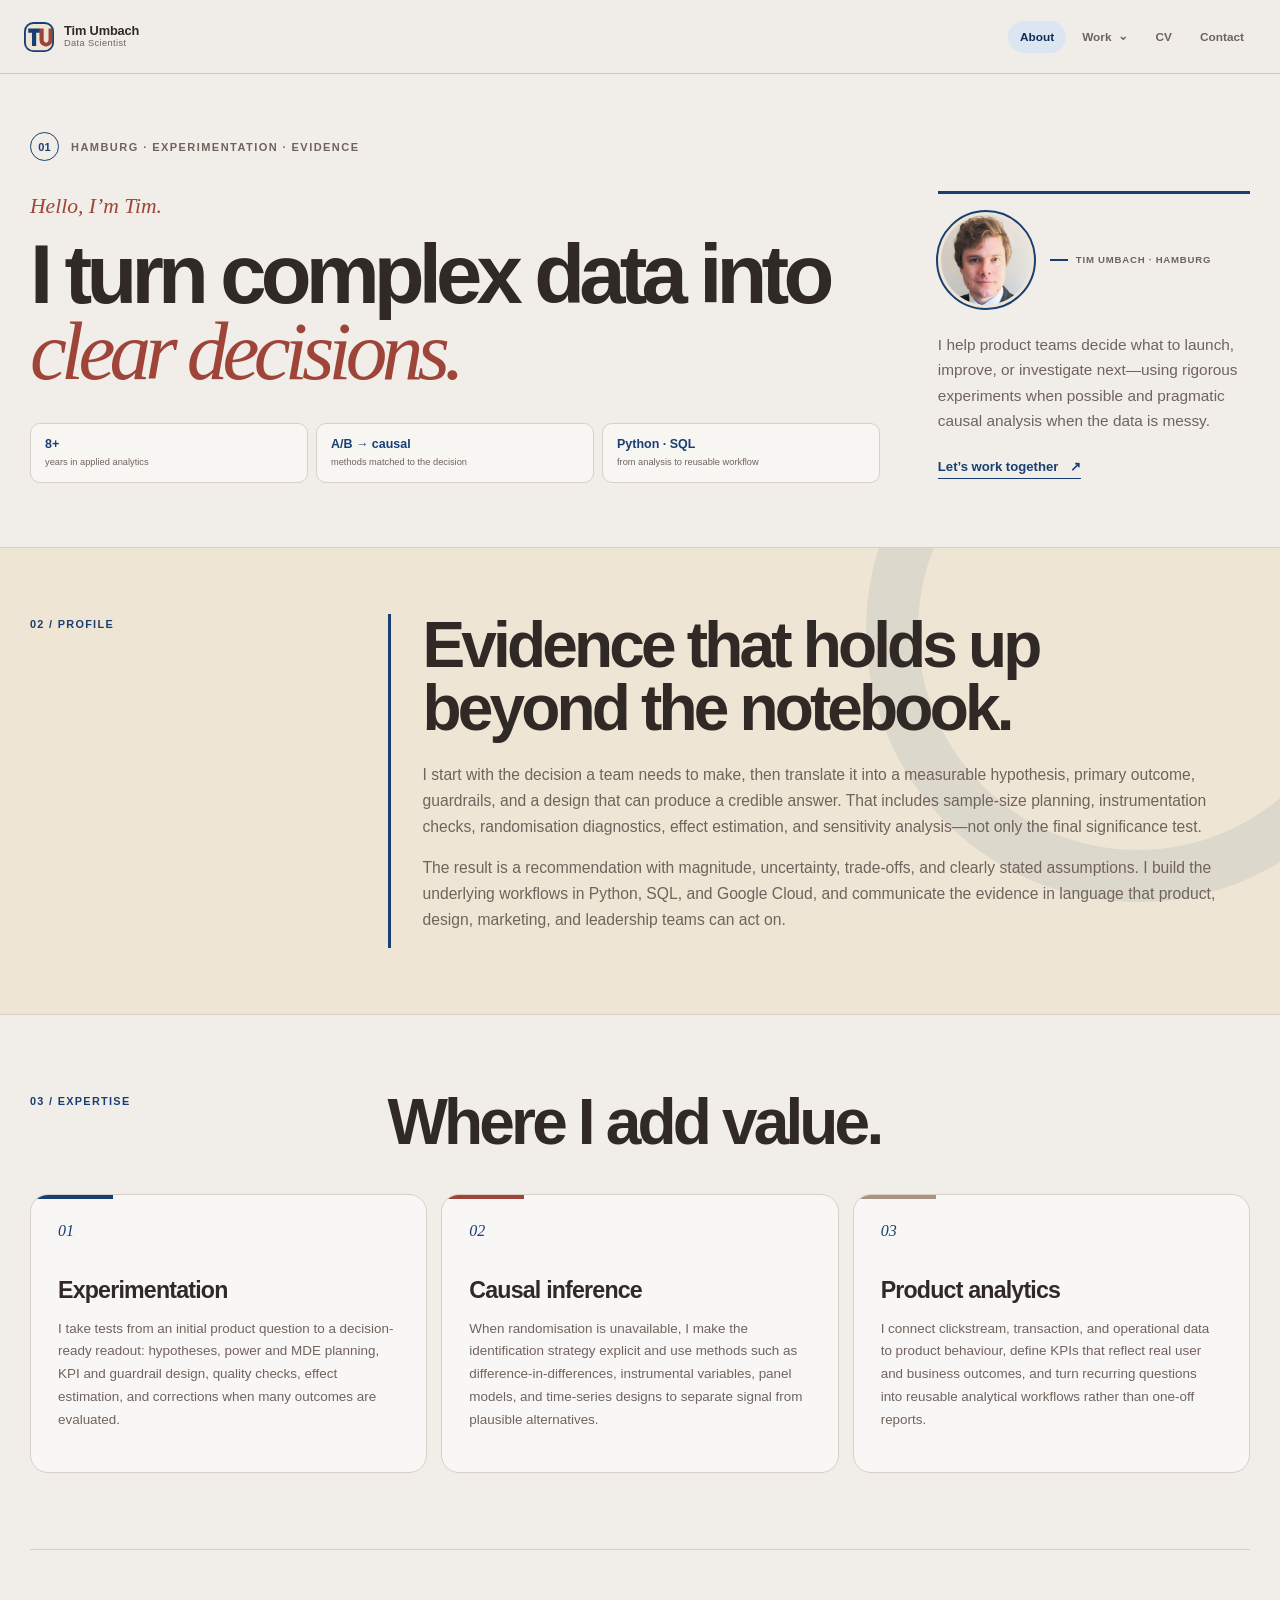
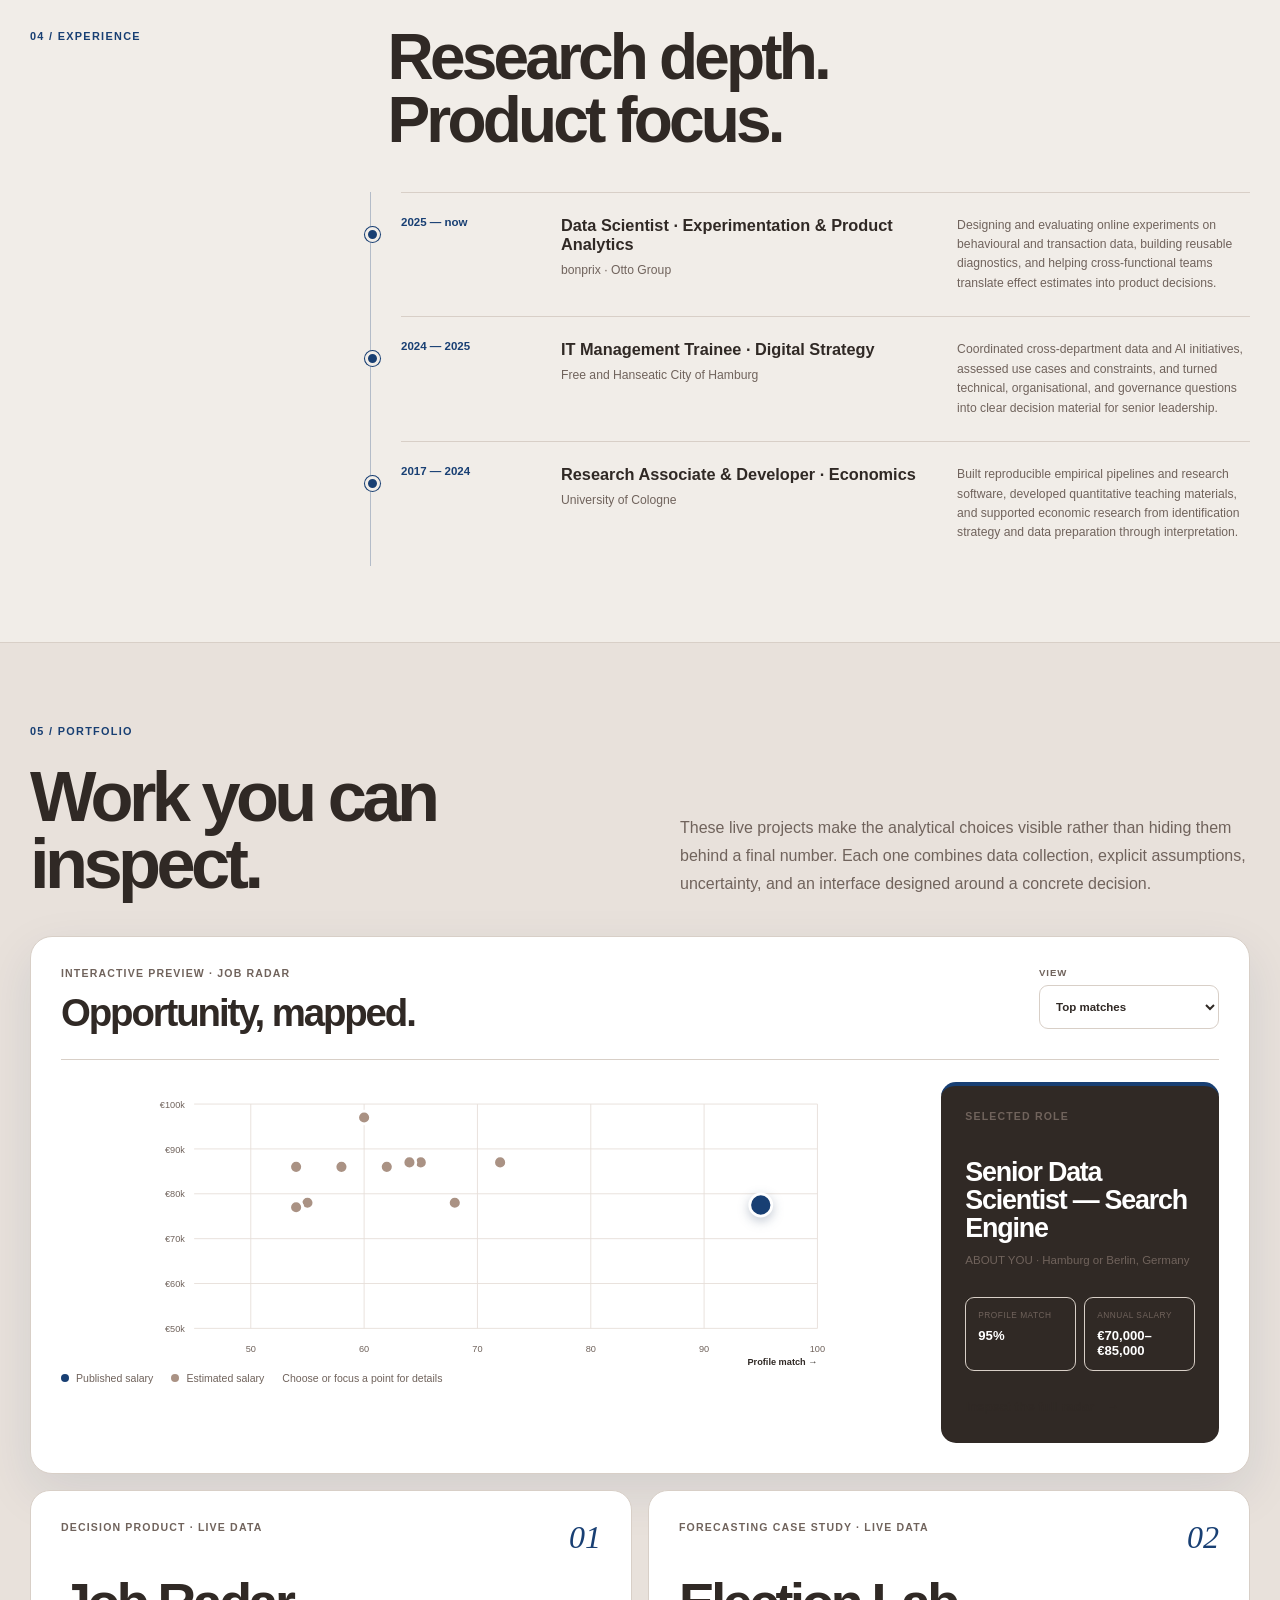
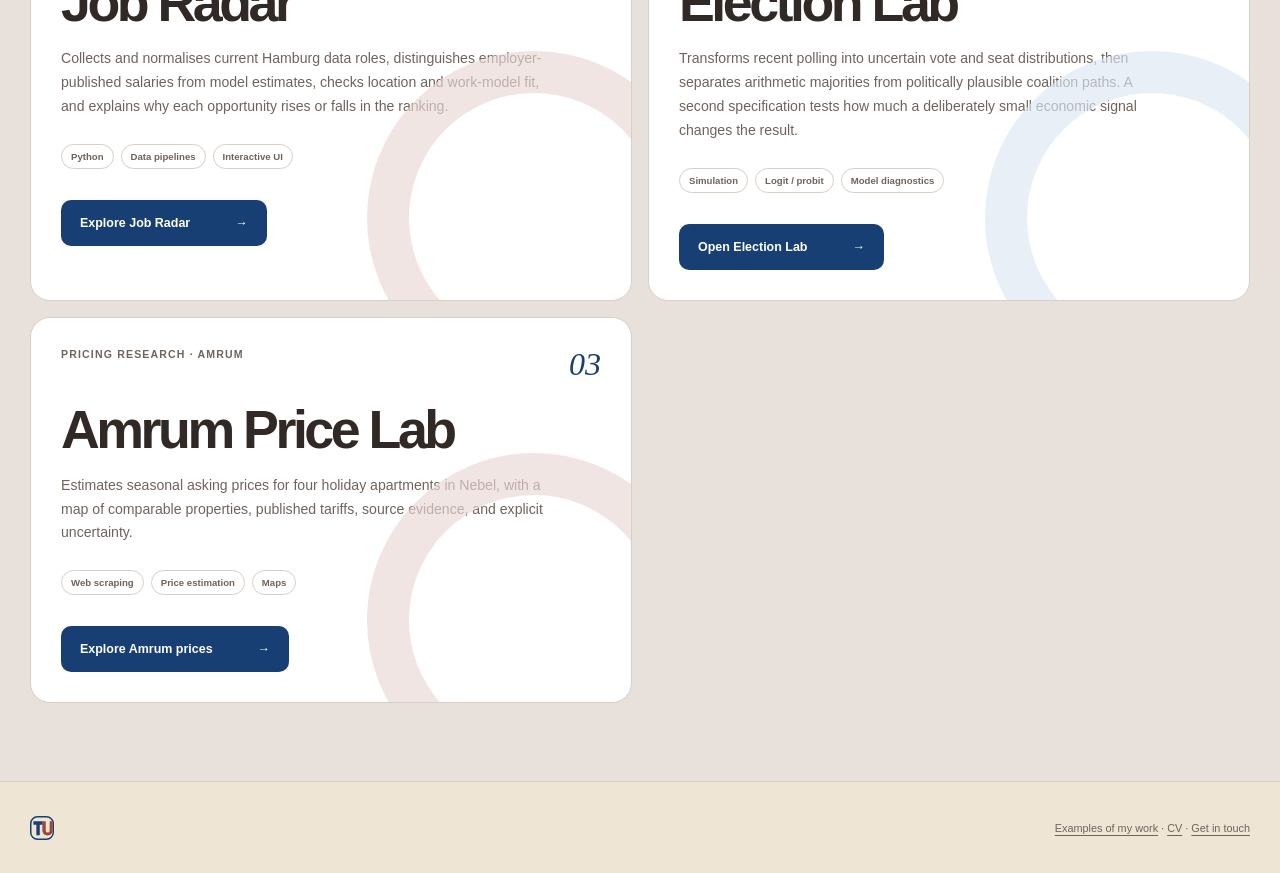
<file: index.html>
<!doctype html>
<html lang="en">
  <head>
    <meta charset="utf-8">
    <meta name="viewport" content="width=device-width, initial-scale=1">
    <meta name="description" content="Tim Umbach is a Hamburg-based data scientist specialising in experimentation, causal inference, and product analytics.">
    <meta name="theme-color" content="#f1ede8">
    <title>Tim Umbach · Data Scientist</title>
    <link rel="icon" href="assets/tu-monogram.svg" type="image/svg+xml">
    <link rel="stylesheet" href="assets/styles.css">
    <script src="assets/home.js" defer></script>
  </head>
  <body>
    <a class="skip-link" href="#about">Skip to content</a>
    <header class="site-header">
      <a class="brand" href="index.html" aria-label="Tim Umbach home">
        <img class="brand-mark" src="assets/tu-monogram.svg" alt="" width="30" height="30">
        <span class="brand-copy"><strong>Tim Umbach</strong><small>Data Scientist</small></span>
      </a>
      <nav class="site-nav" aria-label="Primary navigation">
        <a href="index.html" aria-current="page">About</a>
        <details class="nav-work-menu">
          <summary><span class="nav-work-label">Work</span><span class="nav-work-chevron" aria-hidden="true">⌄</span></summary>
          <div class="nav-work-menu-panel">
            <a href="#work">All work</a>
            <a href="job-radar.html">Job Radar</a>
            <a href="election-lab.html">Election Lab</a>
            <a href="amrum.html?v=20260928-examples">Amrum Price Lab</a>
          </div>
        </details>
        <a href="cv.html">CV</a>
        <a href="contact.html">Contact</a>
      </nav>
    </header>

    <main id="about">
      <section class="personal-hero section-shell" aria-labelledby="hero-title">
        <div class="eyebrow"><span>01</span> Hamburg · Experimentation · Evidence</div>
        <div class="personal-hero-grid">
          <div>
            <p class="hero-kicker">Hello, I’m Tim.</p>
            <h1 id="hero-title">I turn complex data into <em>clear decisions.</em></h1>
            <dl class="hero-proof-grid" aria-label="Profile at a glance">
              <div><dt>8+</dt><dd>years in applied analytics</dd></div>
              <div><dt>A/B → causal</dt><dd>methods matched to the decision</dd></div>
              <div><dt>Python · SQL</dt><dd>from analysis to reusable workflow</dd></div>
            </dl>
          </div>
          <div class="hero-intro">
            <figure class="hero-portrait">
              <img src="assets/tim-umbach-portrait.jpg" alt="Portrait of Tim Umbach" width="1011" height="1317">
              <figcaption><span aria-hidden="true"></span>Tim Umbach · Hamburg</figcaption>
            </figure>
            <p>I help product teams decide what to launch, improve, or investigate next—using rigorous experiments when possible and pragmatic causal analysis when the data is messy.</p>
            <a class="arrow-link" href="contact.html">Let’s work together <span aria-hidden="true">↗</span></a>
          </div>
        </div>
      </section>

      <section class="profile-band" aria-label="Professional profile">
        <div class="section-shell profile-band-grid">
          <p class="section-number">02 / Profile</p>
          <div>
            <h2>Evidence that holds up beyond the notebook.</h2>
            <p>I start with the decision a team needs to make, then translate it into a measurable hypothesis, primary outcome, guardrails, and a design that can produce a credible answer. That includes sample-size planning, instrumentation checks, randomisation diagnostics, effect estimation, and sensitivity analysis—not only the final significance test.</p>
            <p>The result is a recommendation with magnitude, uncertainty, trade-offs, and clearly stated assumptions. I build the underlying workflows in Python, SQL, and Google Cloud, and communicate the evidence in language that product, design, marketing, and leadership teams can act on.</p>
          </div>
        </div>
      </section>

      <section class="expertise section-shell" aria-labelledby="expertise-title">
        <div class="section-heading">
          <p class="section-number">03 / Expertise</p>
          <h2 id="expertise-title">Where I add value.</h2>
        </div>
        <div class="expertise-grid">
          <article>
            <span>01</span>
            <h3>Experimentation</h3>
            <p>I take tests from an initial product question to a decision-ready readout: hypotheses, power and MDE planning, KPI and guardrail design, quality checks, effect estimation, and corrections when many outcomes are evaluated.</p>
          </article>
          <article>
            <span>02</span>
            <h3>Causal inference</h3>
            <p>When randomisation is unavailable, I make the identification strategy explicit and use methods such as difference-in-differences, instrumental variables, panel models, and time-series designs to separate signal from plausible alternatives.</p>
          </article>
          <article>
            <span>03</span>
            <h3>Product analytics</h3>
            <p>I connect clickstream, transaction, and operational data to product behaviour, define KPIs that reflect real user and business outcomes, and turn recurring questions into reusable analytical workflows rather than one-off reports.</p>
          </article>
        </div>
      </section>

      <section class="journey section-shell" aria-labelledby="journey-title">
        <div class="section-heading">
          <p class="section-number">04 / Experience</p>
          <h2 id="journey-title">Research depth.<br>Product focus.</h2>
        </div>
        <div class="timeline">
          <article>
            <time>2025 — now</time>
            <div><h3>Data Scientist · Experimentation &amp; Product Analytics</h3><p>bonprix · Otto Group</p></div>
            <p>Designing and evaluating online experiments on behavioural and transaction data, building reusable diagnostics, and helping cross-functional teams translate effect estimates into product decisions.</p>
          </article>
          <article>
            <time>2024 — 2025</time>
            <div><h3>IT Management Trainee · Digital Strategy</h3><p>Free and Hanseatic City of Hamburg</p></div>
            <p>Coordinated cross-department data and AI initiatives, assessed use cases and constraints, and turned technical, organisational, and governance questions into clear decision material for senior leadership.</p>
          </article>
          <article>
            <time>2017 — 2024</time>
            <div><h3>Research Associate &amp; Developer · Economics</h3><p>University of Cologne</p></div>
            <p>Built reproducible empirical pipelines and research software, developed quantitative teaching materials, and supported economic research from identification strategy and data preparation through interpretation.</p>
          </article>
        </div>
      </section>

      <section id="work" class="work-showcase" aria-labelledby="work-title">
        <div class="section-shell">
          <div class="work-showcase-heading">
            <div>
              <p class="section-number">05 / Portfolio</p>
              <h2 id="work-title">Work you can inspect.</h2>
            </div>
            <p>These live projects make the analytical choices visible rather than hiding them behind a final number. Each one combines data collection, explicit assumptions, uncertainty, and an interface designed around a concrete decision.</p>
          </div>

          <article class="home-plot-card" aria-labelledby="home-plot-title">
            <div class="home-plot-heading">
              <div>
                <p class="overline">Interactive preview · Job Radar</p>
                <h3 id="home-plot-title">Opportunity, mapped.</h3>
              </div>
              <label class="home-plot-filter" for="home-plot-view">
                <span>View</span>
                <select id="home-plot-view">
                  <option value="top">Top matches</option>
                  <option value="advertised">Published salaries</option>
                </select>
              </label>
            </div>
            <div class="home-plot-layout">
              <div>
                <div id="home-opportunity-chart" class="home-opportunity-chart" role="group" aria-label="Interactive scatterplot of job match score and annual salary">
                  <div class="loading-block"></div>
                </div>
                <div class="chart-legend">
                  <span><i class="legend-dot advertised"></i> Published salary</span>
                  <span><i class="legend-dot estimated"></i> Estimated salary</span>
                  <span>Choose or focus a point for details</span>
                </div>
              </div>
              <aside class="home-role-detail" aria-live="polite">
                <p class="overline">Selected role</p>
                <h4 id="home-role-title">Loading opportunities…</h4>
                <p id="home-role-company">The latest Job Radar snapshot is loading.</p>
                <dl>
                  <div><dt>Profile match</dt><dd id="home-role-match">—</dd></div>
                  <div><dt>Annual salary</dt><dd id="home-role-salary">—</dd></div>
                </dl>
                <a class="arrow-link" href="job-radar.html#opportunities">Inspect the full radar <span aria-hidden="true">→</span></a>
              </aside>
            </div>
          </article>

          <div class="work-example-grid">
            <article id="job-radar-example" class="work-example-card">
              <div class="work-example-index">01</div>
              <p class="overline">Decision product · live data</p>
              <h3>Job Radar</h3>
              <p>Collects and normalises current Hamburg data roles, distinguishes employer-published salaries from model estimates, checks location and work-model fit, and explains why each opportunity rises or falls in the ranking.</p>
              <div class="work-example-meta"><span>Python</span><span>Data pipelines</span><span>Interactive UI</span></div>
              <a class="button-link dark-button" href="job-radar.html">Explore Job Radar <span aria-hidden="true">→</span></a>
            </article>
            <article id="election-lab-example" class="work-example-card election-example-card">
              <div class="work-example-index">02</div>
              <p class="overline">Forecasting case study · live data</p>
              <h3>Election Lab</h3>
              <p>Transforms recent polling into uncertain vote and seat distributions, then separates arithmetic majorities from politically plausible coalition paths. A second specification tests how much a deliberately small economic signal changes the result.</p>
              <div class="work-example-meta"><span>Simulation</span><span>Logit / probit</span><span>Model diagnostics</span></div>
              <a class="button-link dark-button" href="election-lab.html">Open Election Lab <span aria-hidden="true">→</span></a>
            </article>

            <article class="work-example-card">
              <div class="work-example-index">03</div>
              <p class="overline">Pricing research · Amrum</p>
              <h3>Amrum Price Lab</h3>
              <p>Estimates seasonal asking prices for four holiday apartments in Nebel, with a map of comparable properties, published tariffs, source evidence, and explicit uncertainty.</p>
              <div class="work-example-meta"><span>Web scraping</span><span>Price estimation</span><span>Maps</span></div>
              <a class="button-link dark-button" href="amrum.html?v=20260928-examples">Explore Amrum prices <span aria-hidden="true">→</span></a>
            </article>
          </div>
        </div>
      </section>
    </main>

    <footer class="site-footer section-shell">
      <div><img class="brand-mark mini" src="assets/tu-monogram.svg" alt="" width="24" height="24"><strong>Tim Umbach · Hamburg</strong></div>
      <p><a href="#work">Examples of my work</a> · <a href="cv.html">CV</a> · <a href="contact.html">Get in touch</a></p>
    </footer>
  </body>
</html>
</file>
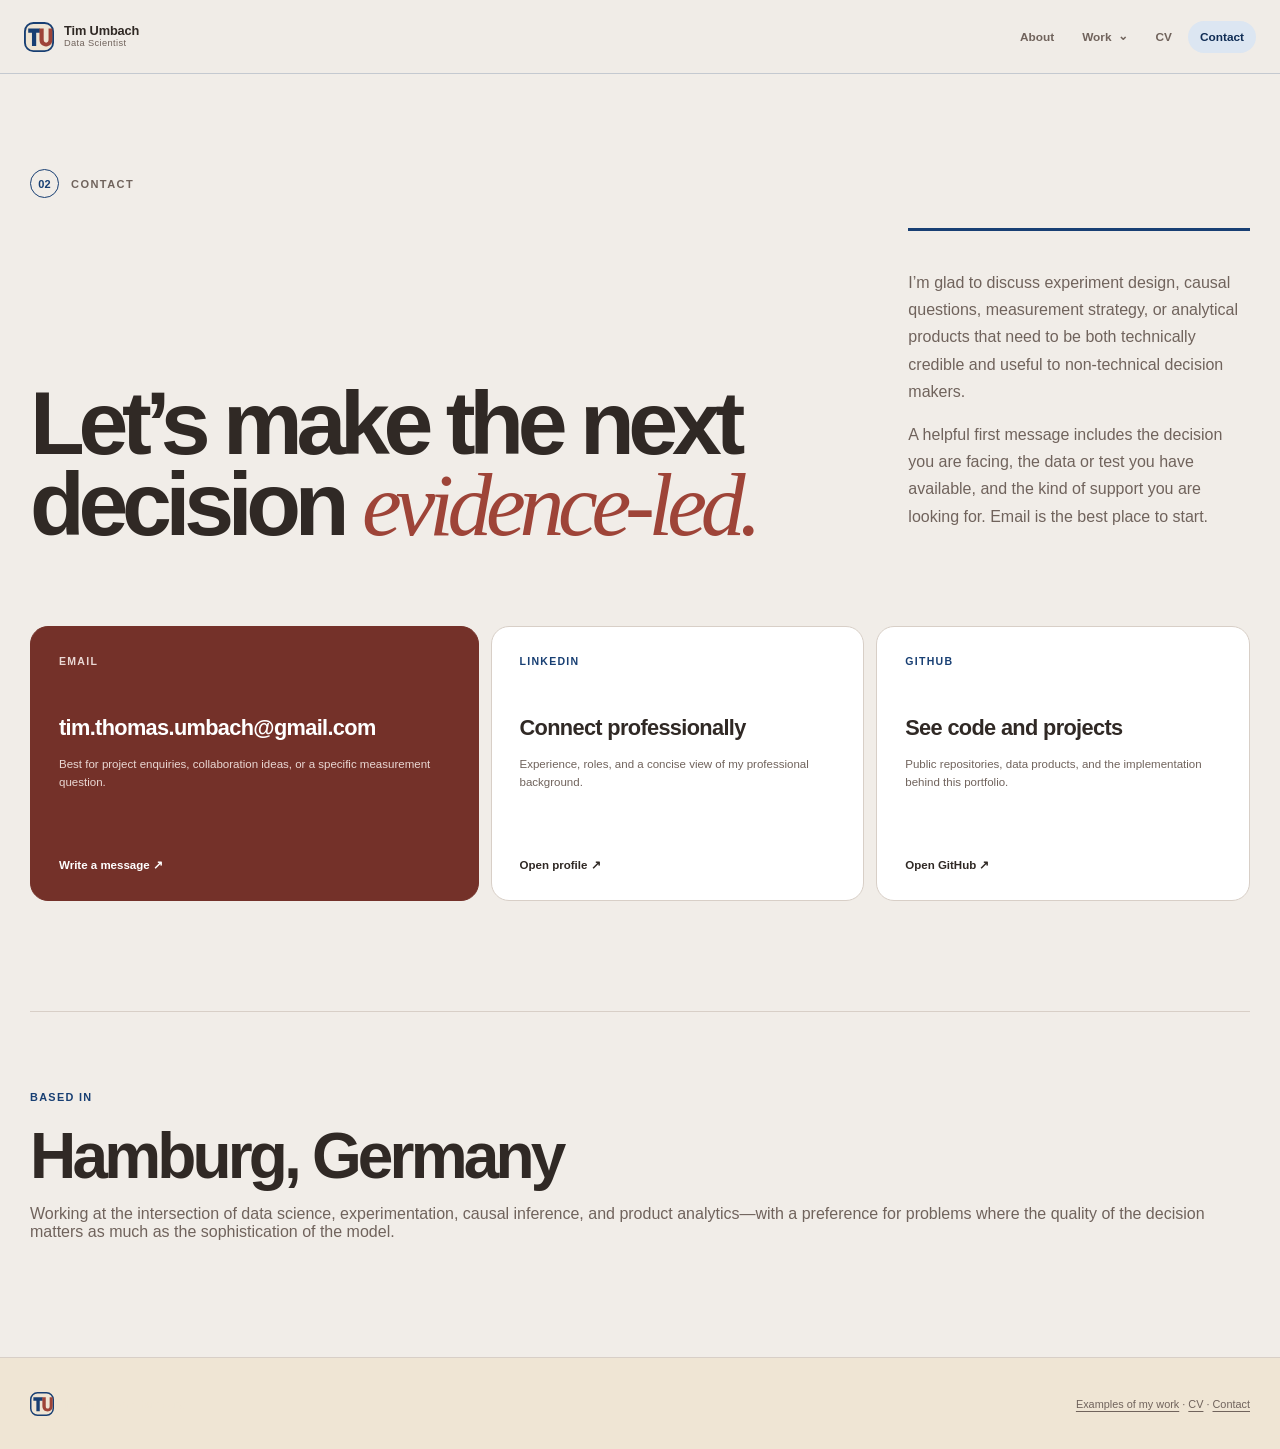
<file: contact.html>
<!doctype html>
<html lang="en">
  <head>
    <meta charset="utf-8">
    <meta name="viewport" content="width=device-width, initial-scale=1">
    <meta name="description" content="Contact Tim Umbach, a data scientist based in Hamburg.">
    <meta name="theme-color" content="#f1ede8">
    <title>Contact · Tim Umbach</title>
    <link rel="icon" href="assets/tu-monogram.svg" type="image/svg+xml">
    <link rel="stylesheet" href="assets/styles.css">
  </head>
  <body>
    <a class="skip-link" href="#contact">Skip to contact details</a>
    <header class="site-header">
      <a class="brand" href="index.html" aria-label="Tim Umbach home">
        <img class="brand-mark" src="assets/tu-monogram.svg" alt="" width="30" height="30">
        <span class="brand-copy"><strong>Tim Umbach</strong><small>Data Scientist</small></span>
      </a>
      <nav class="site-nav" aria-label="Primary navigation">
        <a href="index.html">About</a>
        <details class="nav-work-menu">
          <summary><span class="nav-work-label">Work</span><span class="nav-work-chevron" aria-hidden="true">⌄</span></summary>
          <div class="nav-work-menu-panel">
            <a href="index.html#work">All work</a>
            <a href="job-radar.html">Job Radar</a>
            <a href="election-lab.html">Election Lab</a>
            <a href="amrum.html?v=20260928-examples">Amrum Price Lab</a>
          </div>
        </details>
        <a href="cv.html">CV</a>
        <a href="contact.html" aria-current="page">Contact</a>
      </nav>
    </header>

    <main id="contact">
      <section class="contact-hero section-shell" aria-labelledby="contact-title">
        <div class="eyebrow"><span>02</span> Contact</div>
        <div class="contact-grid">
          <div>
            <h1 id="contact-title">Let’s make the next decision <em>evidence-led.</em></h1>
          </div>
          <div class="contact-copy">
            <p>I’m glad to discuss experiment design, causal questions, measurement strategy, or analytical products that need to be both technically credible and useful to non-technical decision makers.</p>
            <p>A helpful first message includes the decision you are facing, the data or test you have available, and the kind of support you are looking for. Email is the best place to start.</p>
          </div>
        </div>
      </section>

      <section class="contact-options section-shell" aria-label="Contact options">
        <a class="contact-card primary-contact" href="mailto:tim.thomas.umbach@gmail.com">
          <span class="contact-label">Email</span>
          <strong>tim.thomas.umbach@gmail.com</strong>
          <span class="contact-description">Best for project enquiries, collaboration ideas, or a specific measurement question.</span>
          <span class="contact-action">Write a message ↗</span>
        </a>
        <a class="contact-card" href="https://www.linkedin.com/in/tim-umbach-4ab177127/" target="_blank" rel="noopener noreferrer">
          <span class="contact-label">LinkedIn</span>
          <strong>Connect professionally</strong>
          <span class="contact-description">Experience, roles, and a concise view of my professional background.</span>
          <span class="contact-action">Open profile ↗</span>
        </a>
        <a class="contact-card" href="https://github.com/political-dynamics" target="_blank" rel="noopener noreferrer">
          <span class="contact-label">GitHub</span>
          <strong>See code and projects</strong>
          <span class="contact-description">Public repositories, data products, and the implementation behind this portfolio.</span>
          <span class="contact-action">Open GitHub ↗</span>
        </a>
      </section>

      <section class="availability section-shell">
        <p class="section-number">Based in</p>
        <h2>Hamburg, Germany</h2>
        <p>Working at the intersection of data science, experimentation, causal inference, and product analytics—with a preference for problems where the quality of the decision matters as much as the sophistication of the model.</p>
      </section>
    </main>

    <footer class="site-footer section-shell">
      <div><img class="brand-mark mini" src="assets/tu-monogram.svg" alt="" width="24" height="24"><strong>Tim Umbach · Hamburg</strong></div>
      <p><a href="index.html#work">Examples of my work</a> · <a href="cv.html">CV</a> · <a href="contact.html">Contact</a></p>
    </footer>
  </body>
</html>
</file>
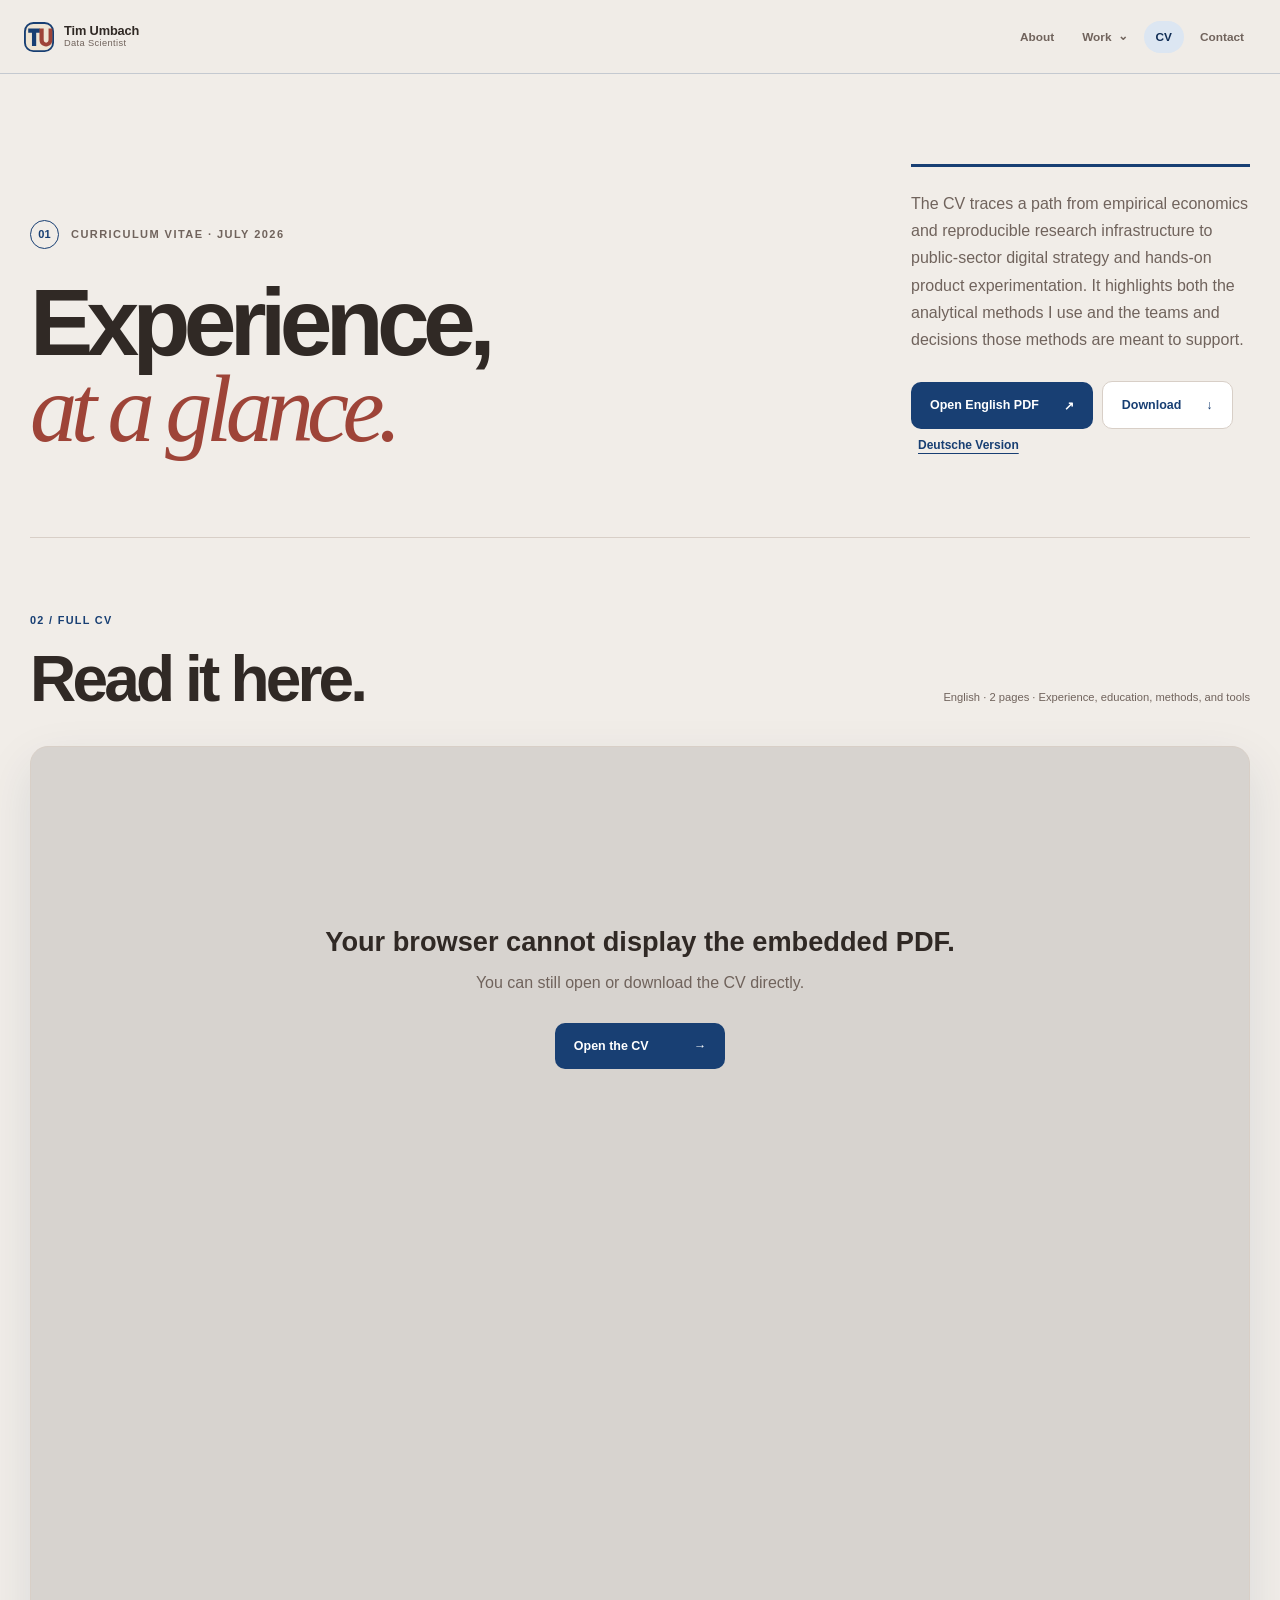
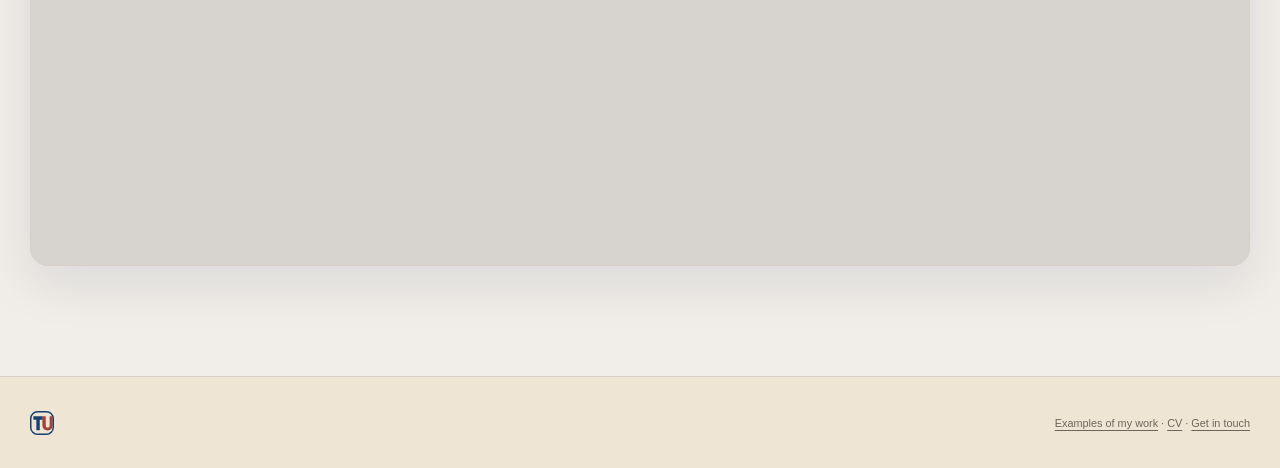
<file: cv.html>
<!doctype html>
<html lang="en">
  <head>
    <meta charset="utf-8">
    <meta name="viewport" content="width=device-width, initial-scale=1">
    <meta name="description" content="Curriculum vitae of Tim Umbach, a Hamburg-based data scientist specialising in experimentation, causal inference, and product analytics.">
    <meta name="theme-color" content="#f1ede8">
    <title>CV · Tim Umbach</title>
    <link rel="icon" href="assets/tu-monogram.svg" type="image/svg+xml">
    <link rel="stylesheet" href="assets/styles.css">
  </head>
  <body class="cv-page">
    <a class="skip-link" href="#cv">Skip to CV</a>
    <header class="site-header">
      <a class="brand" href="index.html" aria-label="Tim Umbach home">
        <img class="brand-mark" src="assets/tu-monogram.svg" alt="" width="30" height="30">
        <span class="brand-copy"><strong>Tim Umbach</strong><small>Data Scientist</small></span>
      </a>
      <nav class="site-nav" aria-label="Primary navigation">
        <a href="index.html">About</a>
        <details class="nav-work-menu">
          <summary><span class="nav-work-label">Work</span><span class="nav-work-chevron" aria-hidden="true">⌄</span></summary>
          <div class="nav-work-menu-panel">
            <a href="index.html#work">All work</a>
            <a href="job-radar.html">Job Radar</a>
            <a href="election-lab.html">Election Lab</a>
            <a href="amrum.html?v=20260928-examples">Amrum Price Lab</a>
          </div>
        </details>
        <a href="cv.html" aria-current="page">CV</a>
        <a href="contact.html">Contact</a>
      </nav>
    </header>

    <main id="cv">
      <section class="cv-hero section-shell" aria-labelledby="cv-title">
        <div>
          <div class="eyebrow"><span>01</span> Curriculum vitae · July 2026</div>
          <h1 id="cv-title">Experience,<br><em>at a glance.</em></h1>
        </div>
        <div class="cv-intro">
          <p>The CV traces a path from empirical economics and reproducible research infrastructure to public-sector digital strategy and hands-on product experimentation. It highlights both the analytical methods I use and the teams and decisions those methods are meant to support.</p>
          <div class="cv-actions">
            <a class="button-link dark-button" href="assets/tim-umbach-cv-en.pdf" target="_blank" rel="noopener">Open English PDF <span aria-hidden="true">↗</span></a>
            <a class="button-link paper-button" href="assets/tim-umbach-cv-en.pdf" download>Download <span aria-hidden="true">↓</span></a>
            <a class="text-link" href="assets/tim-umbach-cv-de.pdf" target="_blank" rel="noopener">Deutsche Version</a>
          </div>
        </div>
      </section>

      <section class="cv-document section-shell" aria-labelledby="cv-document-title">
        <div class="cv-document-heading">
          <div>
            <p class="section-number">02 / Full CV</p>
            <h2 id="cv-document-title">Read it here.</h2>
          </div>
          <p>English · 2 pages · Experience, education, methods, and tools</p>
        </div>
        <object class="cv-pdf" data="assets/tim-umbach-cv-en.pdf" type="application/pdf" aria-label="Tim Umbach's English curriculum vitae">
          <div class="cv-pdf-fallback">
            <h3>Your browser cannot display the embedded PDF.</h3>
            <p>You can still open or download the CV directly.</p>
            <a class="button-link dark-button" href="assets/tim-umbach-cv-en.pdf">Open the CV <span aria-hidden="true">→</span></a>
          </div>
        </object>
      </section>
    </main>

    <footer class="site-footer section-shell">
      <div><img class="brand-mark mini" src="assets/tu-monogram.svg" alt="" width="24" height="24"><strong>Tim Umbach · Hamburg</strong></div>
      <p><a href="index.html#work">Examples of my work</a> · <a href="cv.html">CV</a> · <a href="contact.html">Get in touch</a></p>
    </footer>
  </body>
</html>
</file>
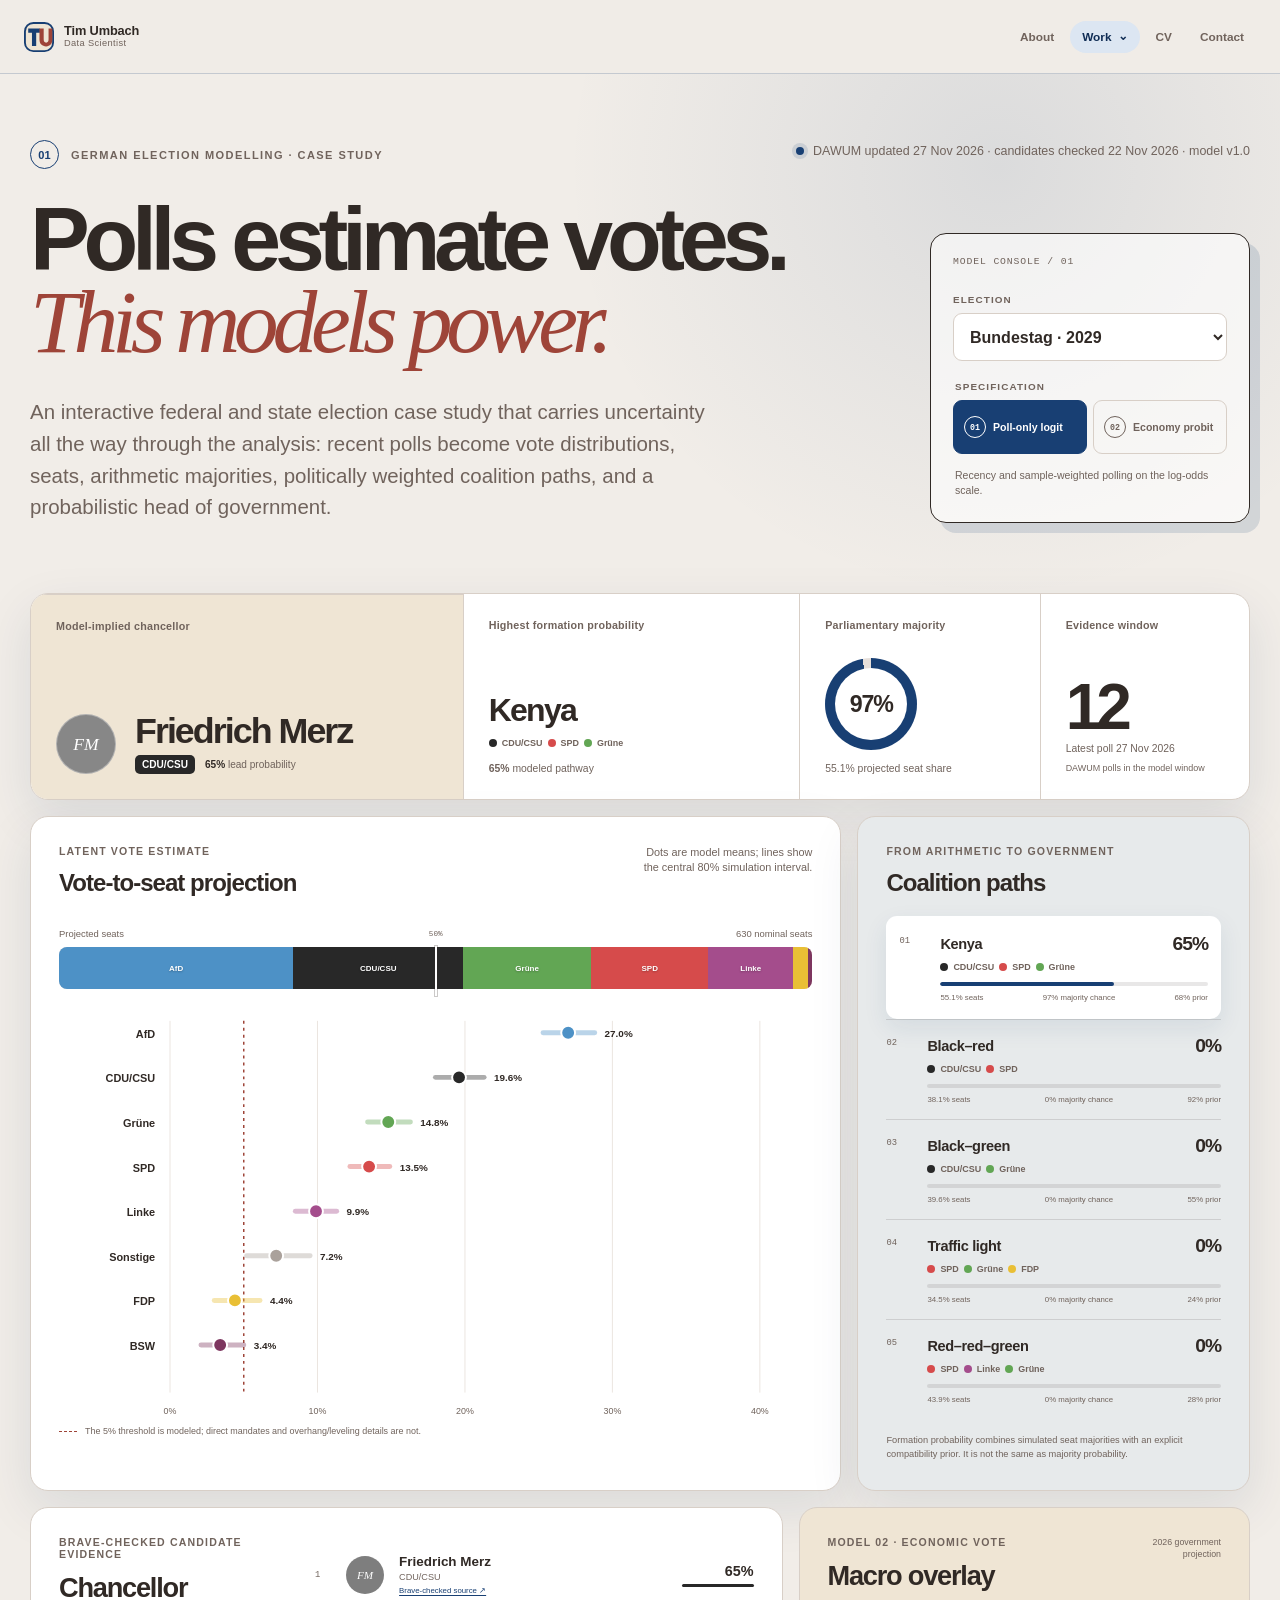
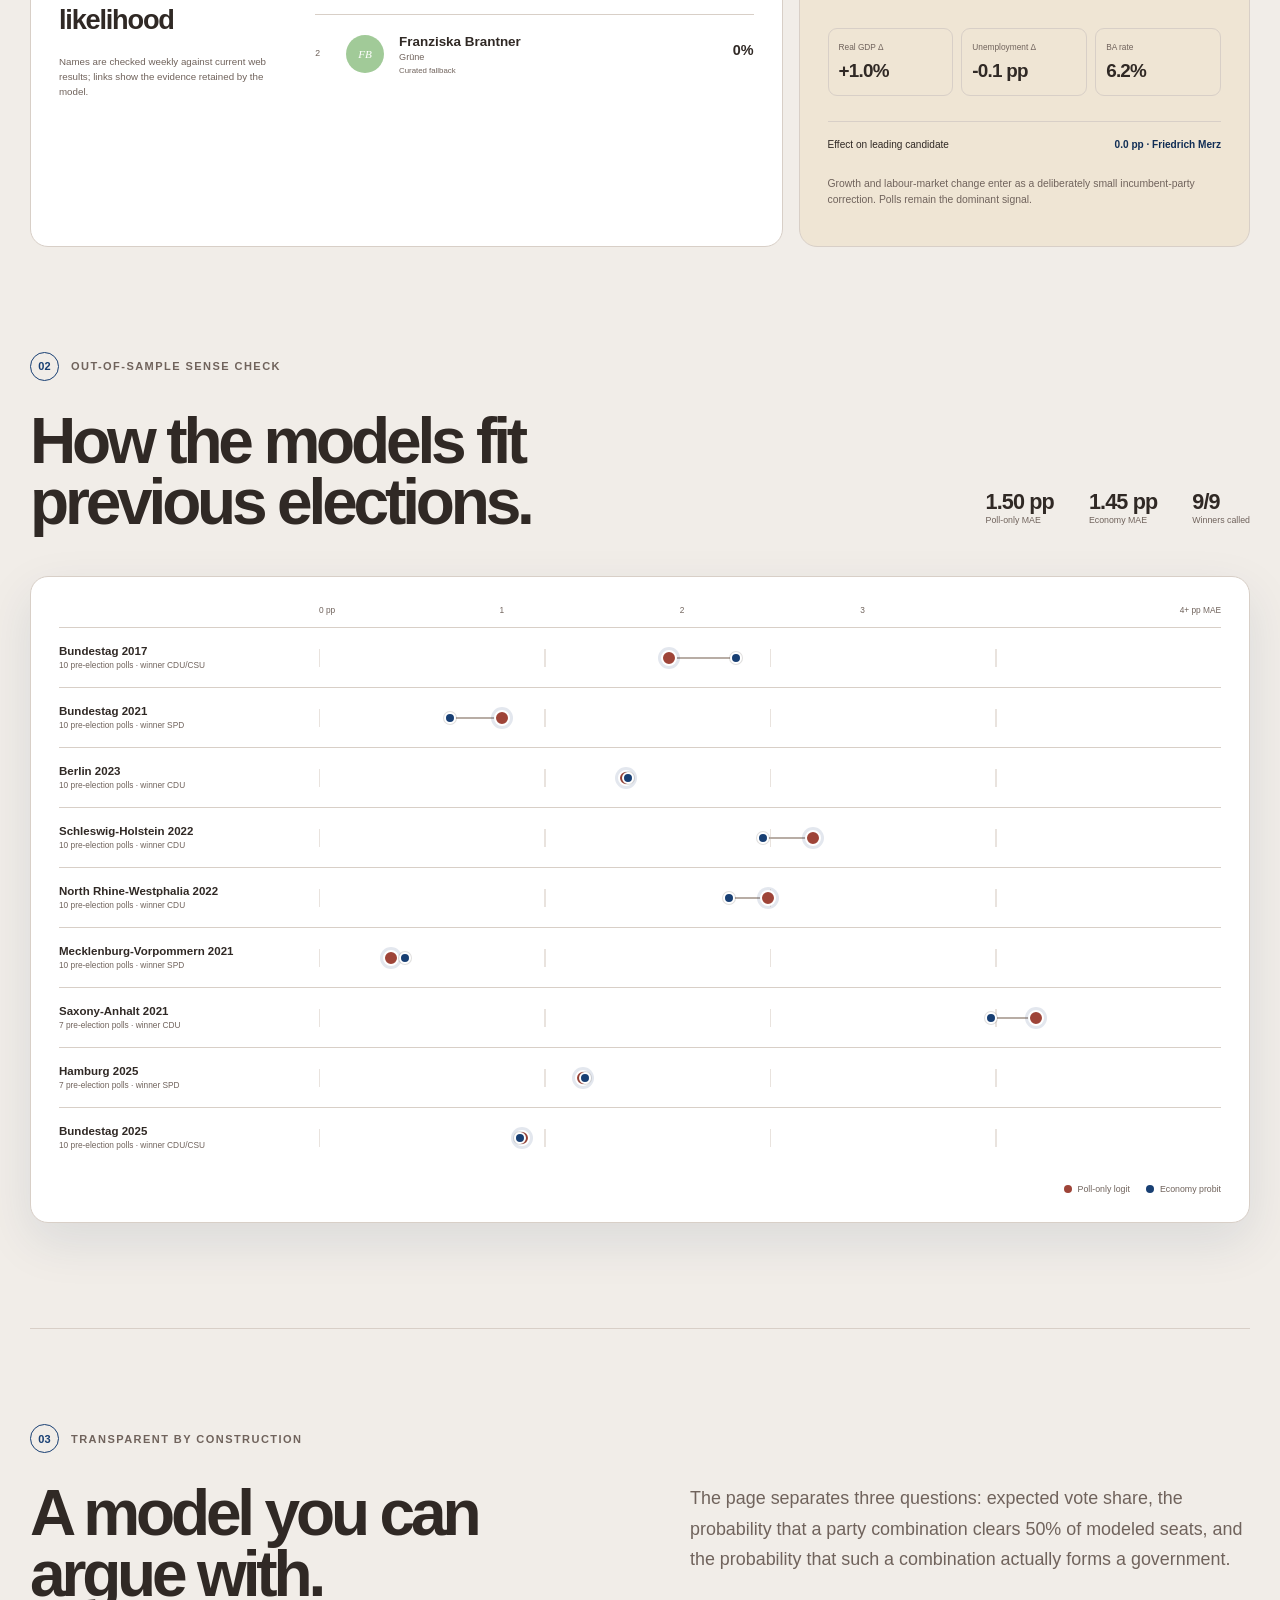
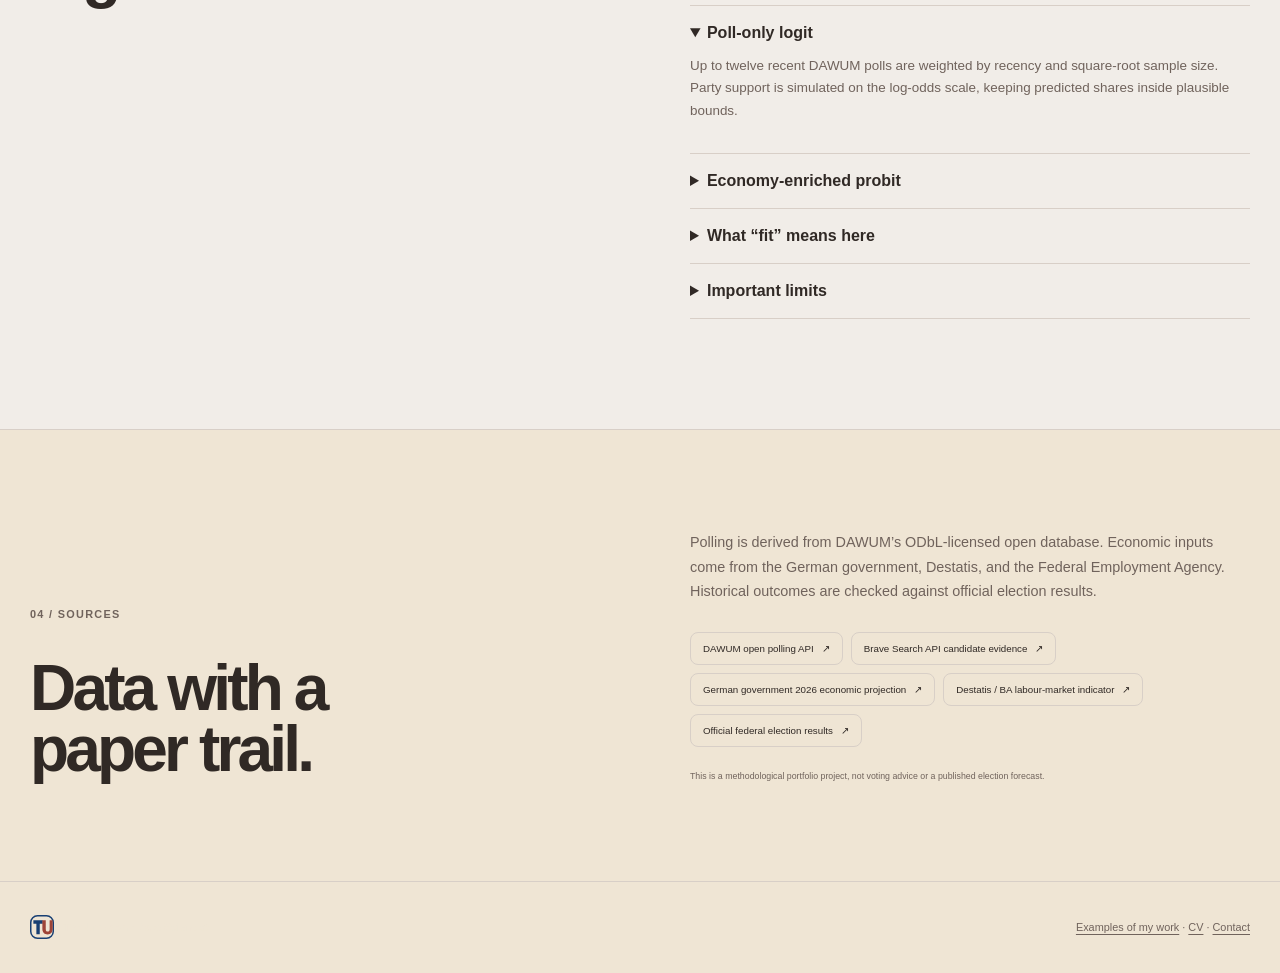
<file: election-lab.html>
<!doctype html>
<html lang="en">
  <head>
    <meta charset="utf-8">
    <meta name="viewport" content="width=device-width, initial-scale=1">
    <meta name="description" content="An interactive probit and logit election-model showcase for Germany, using DAWUM polls and macroeconomic signals.">
    <meta name="theme-color" content="#f1ede8">
    <title>Election Lab · Tim Umbach</title>
    <link rel="icon" href="assets/tu-monogram.svg" type="image/svg+xml">
    <link rel="stylesheet" href="assets/styles.css">
    <script src="assets/election-models.js" defer></script>
  </head>
  <body class="election-page">
    <a class="skip-link" href="#forecast">Skip to the forecast</a>
    <header class="site-header">
      <a class="brand" href="index.html" aria-label="Tim Umbach home">
        <img class="brand-mark" src="assets/tu-monogram.svg" alt="" width="30" height="30">
        <span class="brand-copy"><strong>Tim Umbach</strong><small>Data Scientist</small></span>
      </a>
      <nav class="site-nav" aria-label="Primary navigation">
        <a href="index.html">About</a>
        <details class="nav-work-menu current">
          <summary><span class="nav-work-label">Work</span><span class="nav-work-chevron" aria-hidden="true">⌄</span></summary>
          <div class="nav-work-menu-panel">
            <a href="index.html#work">All work</a>
            <a href="job-radar.html">Job Radar</a>
            <a href="election-lab.html" aria-current="page">Election Lab</a>
            <a href="amrum.html?v=20260928-examples">Amrum Price Lab</a>
          </div>
        </details>
        <a href="cv.html">CV</a>
        <a href="contact.html">Contact</a>
      </nav>
    </header>

    <main id="forecast">
      <section class="election-hero section-shell" aria-labelledby="election-title">
        <div class="election-hero-topline">
          <div class="eyebrow"><span>01</span> German election modelling · case study</div>
          <div class="radar-status"><span class="live-dot" aria-hidden="true"></span><span id="election-data-status">Loading DAWUM snapshot…</span></div>
        </div>
        <div class="election-hero-grid">
          <div>
            <h1 id="election-title">Polls estimate votes.<br><em>This models power.</em></h1>
            <p class="hero-copy">An interactive federal and state election case study that carries uncertainty all the way through the analysis: recent polls become vote distributions, seats, arithmetic majorities, politically weighted coalition paths, and a probabilistic head of government.</p>
          </div>
          <aside class="forecast-controls" aria-label="Forecast selections">
            <div class="control-index">Model console / 01</div>
            <label for="election-select">Election</label>
            <select id="election-select">
              <option>Loading elections…</option>
            </select>
            <fieldset>
              <legend>Specification</legend>
              <div class="model-switch" id="model-switch">
                <button type="button" data-model="poll_only" aria-pressed="true">
                  <span>01</span> Poll-only logit
                </button>
                <button type="button" data-model="economy" aria-pressed="false">
                  <span>02</span> Economy probit
                </button>
              </div>
            </fieldset>
            <p id="model-caption">Recency and sample-weighted polling on the log-odds scale.</p>
          </aside>
        </div>
      </section>

      <section class="forecast-summary section-shell" aria-label="Forecast summary">
        <article class="forecast-lead-card">
          <p>Model-implied <span id="head-title">head of government</span></p>
          <div class="leader-avatar" id="leader-initials" aria-hidden="true">—</div>
          <h2 id="leader-name">Loading…</h2>
          <div class="prediction-meta">
            <span class="party-pill" id="leader-party">—</span>
            <span><strong id="leader-probability">—</strong> lead probability</span>
          </div>
        </article>
        <article class="forecast-stat-card coalition-summary-card">
          <p>Highest formation probability</p>
          <h2 id="top-coalition">—</h2>
          <div id="top-coalition-parties" class="coalition-party-dots" aria-label="Coalition parties"></div>
          <span><strong id="coalition-probability">—</strong> modeled pathway</span>
        </article>
        <article class="forecast-stat-card">
          <p>Parliamentary majority</p>
          <div class="summary-ring" id="majority-ring" style="--value:0">
            <strong id="majority-probability">—</strong>
          </div>
          <span id="majority-support">— projected seat share</span>
        </article>
        <article class="forecast-stat-card freshness-card">
          <p>Evidence window</p>
          <strong id="poll-count">—</strong>
          <span id="latest-poll">Latest poll —</span>
          <small>DAWUM polls in the model window</small>
        </article>
      </section>

      <section class="forecast-grid section-shell" aria-label="Vote and coalition projections">
        <article class="election-panel vote-panel">
          <div class="panel-heading">
            <div>
              <p class="overline">Latent vote estimate</p>
              <h2>Vote-to-seat projection</h2>
            </div>
            <p class="chart-note">Dots are model means; lines show the central 80% simulation interval.</p>
          </div>
          <div class="seat-ribbon-wrap">
            <div class="seat-ribbon-labels">
              <span>Projected seats</span>
              <span id="seat-total">630 seats</span>
            </div>
            <div id="seat-ribbon" class="seat-ribbon" aria-label="Projected seat composition"></div>
            <div class="majority-marker" aria-hidden="true"><i></i><span>50%</span></div>
          </div>
          <div id="vote-chart" class="vote-chart" role="img" aria-label="Projected party vote shares and uncertainty intervals">
            <div class="loading-block"></div>
          </div>
          <div class="threshold-note"><i></i> The 5% threshold is modeled; direct mandates and overhang/leveling details are not.</div>
        </article>

        <article class="election-panel coalition-panel">
          <div class="panel-heading">
            <div>
              <p class="overline">From arithmetic to government</p>
              <h2>Coalition paths</h2>
            </div>
          </div>
          <div id="coalition-list" class="coalition-list">
            <div class="loading-block"></div>
          </div>
          <p class="formation-note">Formation probability combines simulated seat majorities with an explicit compatibility prior. It is not the same as majority probability.</p>
        </article>
      </section>

      <section class="signal-grid section-shell" aria-label="Candidate and economic signals">
        <article class="signal-card candidate-card">
          <div>
            <p class="overline">Brave-checked candidate evidence</p>
            <h2><span id="candidate-title">Chancellor</span> likelihood</h2>
            <p class="candidate-card-note">Names are checked weekly against current web results; links show the evidence retained by the model.</p>
          </div>
          <div id="candidate-list" class="candidate-list"></div>
        </article>
        <article class="signal-card economy-card">
          <div class="economy-card-heading">
            <div>
              <p class="overline">Model 02 · economic vote</p>
              <h2>Macro overlay</h2>
            </div>
            <span id="economy-period">2026 projection</span>
          </div>
          <div class="economy-values">
            <div><span>Real GDP Δ</span><strong id="gdp-change">—</strong></div>
            <div><span>Unemployment Δ</span><strong id="unemployment-change">—</strong></div>
            <div><span>BA rate</span><strong id="unemployment-rate">—</strong></div>
          </div>
          <div class="model-delta">
            <span>Effect on leading candidate</span>
            <strong id="model-delta">—</strong>
          </div>
          <p>Growth and labour-market change enter as a deliberately small incumbent-party correction. Polls remain the dominant signal.</p>
        </article>
      </section>

      <section class="backtest-section section-shell" aria-labelledby="backtest-title">
        <div class="section-title-row">
          <div>
            <div class="eyebrow"><span>02</span> Out-of-sample sense check</div>
            <h2 id="backtest-title">How the models fit<br>previous elections.</h2>
          </div>
          <div class="backtest-summary">
            <div><strong id="logit-mae">—</strong><span>Poll-only MAE</span></div>
            <div><strong id="probit-mae">—</strong><span>Economy MAE</span></div>
            <div><strong id="winner-calls">—</strong><span>Winners called</span></div>
          </div>
        </div>
        <article class="backtest-panel">
          <div class="backtest-scale" aria-hidden="true"><span>0 pp</span><span>1</span><span>2</span><span>3</span><span>4+ pp MAE</span></div>
          <div id="backtest-chart" class="backtest-chart"></div>
          <div class="backtest-legend"><span><i class="logit-dot"></i>Poll-only logit</span><span><i class="probit-dot"></i>Economy probit</span></div>
        </article>
      </section>

      <section class="method-section election-method section-shell" aria-labelledby="election-method-title">
        <div class="eyebrow"><span>03</span> Transparent by construction</div>
        <div class="method-grid">
          <div>
            <h2 id="election-method-title">A model you can<br>argue with.</h2>
          </div>
          <div class="method-copy">
            <p>The page separates three questions: expected vote share, the probability that a party combination clears 50% of modeled seats, and the probability that such a combination actually forms a government.</p>
            <details open>
              <summary>Poll-only logit</summary>
              <p>Up to twelve recent DAWUM polls are weighted by recency and square-root sample size. Party support is simulated on the log-odds scale, keeping predicted shares inside plausible bounds.</p>
            </details>
            <details>
              <summary>Economy-enriched probit</summary>
              <p>The second specification adds a capped economic-vote term: 0.32 × real-GDP growth − 0.55 × the change in the BA unemployment rate. A latent-normal simulation translates that signal into vote and seat uncertainty.</p>
            </details>
            <details>
              <summary>What “fit” means here</summary>
              <p>Backtests freeze the polling window before nine federal and state elections and report mean absolute party-vote error. They are a compact diagnostic, not enough evidence to claim structural forecasting superiority.</p>
            </details>
            <details>
              <summary>Important limits</summary>
              <p>Candidate names are Brave-verified where a matching current source is found and otherwise remain explicitly curated fallbacks. Their probabilities are inferred from modeled coalition paths, not direct candidate polling. Formation priors encode present political compatibility and can change. Tactical voting, direct mandates, turnout shocks, campaign effects, and the full state-specific seat laws are simplified.</p>
            </details>
          </div>
        </div>
      </section>

      <section class="source-band">
        <div class="section-shell source-band-grid">
          <div>
            <p class="section-number light">04 / Sources</p>
            <h2>Data with a<br>paper trail.</h2>
          </div>
          <div>
            <p>Polling is derived from DAWUM’s ODbL-licensed open database. Economic inputs come from the German government, Destatis, and the Federal Employment Agency. Historical outcomes are checked against official election results.</p>
            <div id="source-links" class="source-links"></div>
            <small>This is a methodological portfolio project, not voting advice or a published election forecast.</small>
          </div>
        </div>
      </section>
    </main>

    <footer class="site-footer section-shell">
      <div><img class="brand-mark mini" src="assets/tu-monogram.svg" alt="" width="24" height="24"><strong>Tim Umbach · Data Scientist</strong></div>
      <p><a href="index.html#work">Examples of my work</a> · <a href="cv.html">CV</a> · <a href="contact.html">Contact</a></p>
    </footer>
  </body>
</html>
</file>
<file: assets/styles.css>
:root {
  --ink: #302925;
  --ink-soft: #70635c;
  --paper: #f1ede8;
  --panel: #ffffff;
  --line: #d8cfc7;
  --brick: #9e4438;
  --brick-dark: #743129;
  --brick-light: #ead8d4;
  --royal: #183f73;
  --royal-dark: #102d55;
  --royal-light: #dce6f2;
  --beige: #efe5d4;
  --royal-fog: #d7e2ef;
  --taupe: #aa9284;
  --shadow: 0 18px 50px rgba(16, 45, 85, .1);
  --radius: 18px;
  --font: Inter, ui-sans-serif, -apple-system, BlinkMacSystemFont, "Segoe UI", sans-serif;
}

* { box-sizing: border-box; }
html { scroll-behavior: smooth; }
body {
  margin: 0;
  background: var(--paper);
  color: var(--ink);
  font-family: var(--font);
  -webkit-font-smoothing: antialiased;
}
button, input, select { font: inherit; }
a { color: inherit; }
.skip-link { position: fixed; left: 1rem; top: -5rem; z-index: 100; padding: .8rem 1rem; background: var(--royal); color: #fff; }
.skip-link:focus { top: 1rem; }
.sr-only { position: absolute; width: 1px; height: 1px; padding: 0; margin: -1px; overflow: hidden; clip: rect(0, 0, 0, 0); white-space: nowrap; border: 0; }
.section-shell { width: min(1220px, calc(100% - 48px)); margin-inline: auto; }

.site-header {
  position: relative;
  z-index: 30;
  width: 100%;
  min-height: 74px;
  padding-inline: max(24px, calc((100% - 1400px) / 2));
  display: flex;
  align-items: center;
  justify-content: space-between;
  border-bottom: 1px solid rgba(24, 63, 115, .2);
  background: rgba(241, 237, 232, .96);
  color: var(--ink);
}
.brand { display: inline-flex; align-items: center; gap: 10px; color: var(--ink); text-decoration: none; }
.brand-copy { display: grid; gap: 1px; line-height: 1.05; }
.brand-copy strong { font-size: .8rem; letter-spacing: -.01em; }
.brand-copy small { color: var(--ink-soft); font-size: .58rem; letter-spacing: .04em; }
.brand-mark { display: block; width: 30px; height: 30px; flex: 0 0 auto; }
.brand-mark.mini { width: 24px; height: 24px; }
.header-meta, .radar-status { display: flex; align-items: center; gap: 9px; color: var(--ink-soft); font-size: .78rem; }
.site-nav { display: flex; align-items: center; gap: 4px; }
.site-nav > a, .nav-work-menu > summary { padding: 9px 12px; border-radius: 999px; color: var(--ink-soft); font-size: .74rem; font-weight: 720; text-decoration: none; }
.site-nav > a:hover, .site-nav > a[aria-current="page"], .nav-work-menu > summary:hover, .nav-work-menu[open] > summary, .nav-work-menu.current > summary { background: var(--royal-light); color: var(--royal-dark); }
.nav-work-menu { position: relative; padding: 0; border: 0; }
.nav-work-menu > summary { display: flex; align-items: center; gap: 6px; list-style: none; cursor: pointer; }
.nav-work-menu > summary::-webkit-details-marker { display: none; }
.nav-work-chevron { display: inline-block; transform: translateY(-1px); transition: transform .16s ease; }
.nav-work-menu[open] .nav-work-chevron { transform: rotate(180deg) translateY(1px); }
.nav-work-menu-panel {
  position: absolute;
  top: calc(100% + 10px);
  left: 50%;
  z-index: 40;
  display: grid;
  width: 180px;
  padding: 7px;
  border: 1px solid var(--royal-light);
  border-radius: 12px;
  background: var(--panel);
  box-shadow: 0 20px 45px rgba(16, 45, 85, .16);
  transform: translateX(-50%);
}
.nav-work-menu-panel::before { content: ""; position: absolute; inset: -11px 0 auto; height: 11px; }
.nav-work-menu-panel a { padding: 10px 11px; border-radius: 8px; color: var(--ink); font-size: .74rem; font-weight: 740; text-decoration: none; }
.nav-work-menu-panel a:hover, .nav-work-menu-panel a[aria-current="page"] { background: var(--royal-light); color: var(--royal-dark); }
.radar-status { width: fit-content; margin: -12px 0 26px auto; }
.live-dot { width: 8px; height: 8px; border-radius: 50%; background: var(--royal); box-shadow: 0 0 0 4px rgba(24, 63, 115, .13); }

.hero { padding: 78px 0 64px; }
.eyebrow { display: flex; align-items: center; gap: 12px; margin-bottom: 30px; text-transform: uppercase; letter-spacing: .13em; font-size: .69rem; font-weight: 780; color: var(--ink-soft); }
.eyebrow span { display: inline-grid; place-items: center; width: 29px; height: 29px; border: 1px solid var(--royal); border-radius: 50%; color: var(--royal); letter-spacing: 0; }
.hero-grid { display: grid; grid-template-columns: minmax(0, 1fr) 330px; align-items: end; gap: 80px; }
h1 { margin: 0; max-width: 900px; font-size: clamp(3.2rem, 7.2vw, 6.75rem); line-height: .91; letter-spacing: -.07em; font-weight: 780; }
h1 em { color: var(--brick); font-family: Georgia, "Times New Roman", serif; font-weight: 400; }
.hero-copy { max-width: 690px; margin: 34px 0 0; font-size: clamp(1rem, 1.7vw, 1.28rem); line-height: 1.55; color: var(--ink-soft); }
.profile-summary { border-top: 3px solid var(--ink); padding-top: 20px; }
.overline { margin: 0 0 12px; text-transform: uppercase; letter-spacing: .11em; font-size: .66rem; font-weight: 800; color: var(--ink-soft); }
.profile-summary h2 { margin: 0 0 18px; font-size: 1.38rem; line-height: 1.2; letter-spacing: -.03em; }
.profile-location { display: flex; gap: 10px; align-items: center; color: var(--ink-soft); font-size: .87rem; }
.profile-tags { display: flex; flex-wrap: wrap; gap: 7px; margin-top: 22px; }
.tag { padding: 7px 10px; border: 1px solid var(--line); border-radius: 999px; background: rgba(255,255,255,.45); font-size: .69rem; font-weight: 650; }

.metrics { display: grid; grid-template-columns: repeat(4, 1fr); border: 1px solid var(--line); border-radius: var(--radius); overflow: hidden; background: var(--panel); box-shadow: var(--shadow); }
.metric-card { position: relative; min-height: 180px; padding: 25px 26px; border-right: 1px solid var(--line); }
.metric-card:last-child { border-right: 0; }
.metric-card p { margin: 0; color: var(--ink-soft); font-size: .77rem; font-weight: 700; }
.metric-card strong { display: block; margin: 18px 0 10px; font-size: 2.55rem; line-height: 1; letter-spacing: -.06em; }
.metric-card > span { color: var(--ink-soft); font-size: .72rem; }
.accent-card { background: var(--brick); color: #fff; }
.accent-card p, .accent-card > span { color: #f8ece9; }
.saved-metric button { display: block; margin-top: 2px; padding: 0; border: 0; border-bottom: 1px solid var(--ink); background: none; cursor: pointer; font-size: .72rem; }

.insight-grid { display: grid; grid-template-columns: minmax(0, 1.75fr) minmax(280px, .75fr); gap: 18px; margin-top: 18px; }
.panel { min-height: 410px; padding: 28px; border: 1px solid var(--line); border-radius: var(--radius); background: var(--panel); box-shadow: var(--shadow); }
.panel-heading { display: flex; align-items: start; justify-content: space-between; gap: 20px; }
.panel h2 { margin: 0; font-size: 1.55rem; letter-spacing: -.04em; }
.chart-note { max-width: 180px; margin: 0; color: var(--ink-soft); font-size: .68rem; line-height: 1.4; text-align: right; }
.chart { height: 278px; margin-top: 12px; }
.chart svg { width: 100%; height: 100%; overflow: visible; }
.chart text { font-family: var(--font); fill: var(--ink-soft); font-size: 10px; }
.chart .grid-line { stroke: #e8e0da; stroke-width: 1; }
.chart .axis-label { font-weight: 700; fill: var(--ink); }
.chart .job-dot { cursor: pointer; transition: transform .16s ease; transform-box: fill-box; transform-origin: center; }
.chart .job-dot:hover { transform: scale(1.25); }
.chart-legend { display: flex; flex-wrap: wrap; gap: 8px 18px; margin-top: 5px; color: var(--ink-soft); font-size: .66rem; }
.chart-legend span { display: flex; align-items: center; gap: 7px; }
.legend-dot { width: 8px; height: 8px; border-radius: 50%; }
.legend-dot.advertised { background: var(--royal); }
.legend-dot.estimated { background: var(--taupe); }
.benchmark-panel { display: flex; flex-direction: column; background: var(--beige); color: var(--ink); border: 1px solid var(--line); }
.benchmark-panel .overline { color: var(--royal-light); }
.benchmark-number { margin: 35px 0 8px; color: #fff; font-size: clamp(3.15rem, 5vw, 4.4rem); font-weight: 760; letter-spacing: -.08em; }
.benchmark-panel h2 { max-width: 260px; }
.benchmark-panel > p:not(.overline) { color: #d8d0ca; font-size: .82rem; line-height: 1.55; }
.benchmark-panel a { margin-top: 10px; color: #fff; font-size: .78rem; text-decoration: none; }
.benchmark-scale { height: 5px; margin-top: auto; border-radius: 5px; background: var(--royal-dark); }
.benchmark-scale span { display: block; height: 100%; border-radius: 5px; background: #fff; }
.benchmark-labels { display: flex; justify-content: space-between; margin-top: 8px; color: #d8d0ca; font-size: .6rem; }

.hamburg-map-panel { min-height: 0; margin-top: 18px; }
.hamburg-map-layout { display: grid; grid-template-columns: minmax(0, 1.7fr) minmax(250px, .55fr); gap: 22px; margin-top: 22px; }
.hamburg-map { position: relative; min-height: 390px; overflow: hidden; border: 1px solid var(--line); border-radius: 14px; background: #e5e9e8; isolation: isolate; }
.hamburg-map::after { position: absolute; z-index: 350; inset: 0; background: rgba(241, 237, 232, .2); content: ""; pointer-events: none; }
.hamburg-map.leaflet-container { color: var(--ink); font-family: var(--font); }
.hamburg-map .leaflet-tile-pane { filter: grayscale(.48) sepia(.14) saturate(.66) contrast(.9) brightness(1.05); }
.hamburg-map .leaflet-control-zoom a { color: var(--royal-dark); }
.hamburg-map .leaflet-control-attribution { font-size: .55rem; }
.hamburg-map .leaflet-tooltip { border: 0; border-radius: 7px; color: var(--ink); font-family: var(--font); font-size: .65rem; font-weight: 700; box-shadow: var(--shadow); }
.job-map-icon-wrap { border: 0; background: transparent; }
.leaflet-job-marker { display: grid; width: 30px; height: 30px; place-items: center; border: 3px solid #fff; border-radius: 50% 50% 50% 8px; background: var(--taupe); color: #fff; box-shadow: 0 4px 10px rgba(16,45,85,.3); font-size: .48rem; font-weight: 850; transform: rotate(-45deg); transition: width .15s ease, height .15s ease, background .15s ease; }
.leaflet-job-marker i { font-style: normal; transform: rotate(45deg); }
.leaflet-job-marker.published { background: var(--brick-dark); }
.leaflet-job-marker.active { width: 36px; height: 36px; background: var(--royal); }
.job-map-cluster { display: grid; place-items: center; border: 3px solid #fff; border-radius: 50%; background: rgba(24,63,115,.92); color: #fff; box-shadow: 0 5px 14px rgba(16,45,85,.32); font-family: var(--font); font-size: .7rem; font-weight: 850; }
.job-map-cluster span { display: grid; place-items: center; width: 100%; height: 100%; }
.map-unavailable { display: grid; height: 390px; place-content: center; gap: 8px; padding: 25px; color: var(--ink-soft); text-align: center; }
.map-unavailable strong { color: var(--ink); }
.map-role-detail { display: flex; min-height: 390px; padding: 25px; flex-direction: column; border-radius: 14px; background: var(--royal-dark); color: #fff; }
.map-role-detail .overline { color: var(--royal-fog); }
.map-role-detail h3 { margin: auto 0 11px; font-size: clamp(1.5rem, 2.4vw, 2.35rem); line-height: 1.02; letter-spacing: -.05em; }
.map-role-detail > p:not(.overline) { margin: 0; color: var(--royal-fog); font-size: .72rem; line-height: 1.5; }
.map-address { margin-top: 15px; color: #fff; font-size: .66rem; line-height: 1.45; }
.map-role-detail > span { margin-top: 13px; color: #b8c9dd; font-size: .58rem; }
.map-evidence-links { display: flex; flex-wrap: wrap; gap: 7px 13px; margin-top: 14px; }
.map-evidence-links a { color: var(--royal-fog); font-size: .55rem; text-underline-offset: 3px; }
.map-role-detail button { display: flex; justify-content: space-between; margin-top: 22px; padding: 14px 15px; border: 1px solid rgba(255,255,255,.4); border-radius: 9px; background: transparent; color: #fff; cursor: pointer; font-size: .72rem; font-weight: 750; }

.jobs-section { padding: 110px 0 80px; }
.section-title-row { display: flex; align-items: end; justify-content: space-between; gap: 30px; }
.section-title-row h2, .method-grid h2 { margin: 0; font-size: clamp(2.6rem, 5vw, 5rem); line-height: .95; letter-spacing: -.065em; }
.section-title-row > p { margin: 0 0 8px; color: var(--ink-soft); font-size: .78rem; }
.results-tools { display: grid; justify-items: end; gap: 8px; margin-bottom: 8px; }
.results-tools p { margin: 0; color: var(--ink-soft); font-size: .78rem; }
.results-tools a { color: var(--royal); font-size: .72rem; font-weight: 720; text-decoration: none; border-bottom: 1px solid currentColor; }
.listing-mode { display: flex; padding: 3px; border: 1px solid var(--line); border-radius: 10px; background: rgba(255,255,255,.55); }
.listing-mode button { padding: 7px 10px; border: 0; border-radius: 7px; background: transparent; color: var(--ink-soft); cursor: pointer; font-size: .65rem; font-weight: 750; }
.listing-mode button.active { background: var(--royal); color: #fff; }
.listing-mode button span { display: inline-grid; min-width: 18px; margin-left: 3px; place-items: center; padding: 2px 4px; border-radius: 8px; background: rgba(255,255,255,.2); }
.filters { display: grid; grid-template-columns: minmax(260px, 1.5fr) minmax(150px, .7fr) minmax(140px, .65fr) minmax(180px, .8fr) auto; gap: 10px; align-items: stretch; margin: 45px 0 22px; }
.filters label, .filters select, .text-button { min-height: 52px; }
.filters select, .search-field, .salary-filter { width: 100%; border: 1px solid var(--line); border-radius: 12px; background: var(--panel); }
.filters select { padding: 0 38px 0 15px; color: var(--ink); cursor: pointer; }
.search-field { display: flex; align-items: center; gap: 10px; padding: 0 15px; }
.search-field > span { font-size: 1.35rem; }
.search-field input { width: 100%; border: 0; outline: 0; background: transparent; color: var(--ink); }
.salary-filter { display: flex; flex-direction: column; justify-content: center; padding: 8px 14px; }
.salary-filter > span { display: flex; justify-content: space-between; font-size: .65rem; color: var(--ink-soft); }
.salary-filter input { width: 100%; margin: 7px 0 0; accent-color: var(--royal); }
.text-button { padding: 0 16px; border: 0; border-radius: 12px; background: transparent; text-decoration: underline; cursor: pointer; }
.job-list { display: grid; gap: 10px; }
.company-group { overflow: hidden; border: 1px solid var(--line); border-radius: 17px; background: rgba(255, 255, 255, .38); }
.company-group-heading { display: flex; align-items: center; justify-content: space-between; gap: 20px; min-height: 72px; padding: 14px 20px; border-bottom: 1px solid var(--line); }
.company-group-heading > div { display: flex; align-items: center; gap: 11px; }
.company-group-heading .company-avatar { width: 36px; height: 36px; border-radius: 10px; font-size: .7rem; }
.company-group-heading h3 { margin: 0; font-size: 1rem; letter-spacing: -.02em; }
.company-group-heading p { margin: 3px 0 0; color: var(--ink-soft); font-size: .64rem; }
.company-toggle { flex: 0 0 auto; padding: 9px 11px; border: 1px solid var(--line); border-radius: 9px; background: var(--panel); color: var(--royal); cursor: pointer; font-size: .68rem; font-weight: 750; }
.company-toggle span { display: inline-block; min-width: 10px; margin-left: 5px; font-size: .85rem; }
.company-job-list { display: grid; gap: 8px; padding: 8px; }
.company-group .job-card { border-color: transparent; border-radius: 11px; }
.company-group .job-card + .job-card { border-top-color: var(--line); }
.job-card { position: relative; display: grid; grid-template-columns: 70px minmax(0, 1.6fr) minmax(190px, .7fr) minmax(170px, .65fr) 52px; align-items: center; gap: 22px; min-height: 142px; padding: 22px; border: 1px solid var(--line); border-radius: 15px; background: var(--panel); transition: transform .18s ease, border-color .18s ease, box-shadow .18s ease; }
.job-card:hover { transform: translateY(-2px); border-color: #b9a99e; box-shadow: 0 14px 35px rgba(62, 43, 34, .08); }
.match-ring { --score: 50; display: grid; place-items: center; width: 62px; height: 62px; border-radius: 50%; background: conic-gradient(var(--royal) calc(var(--score) * 1%), #e7ded8 0); }
.match-ring::before { content: ""; grid-area: 1 / 1; width: 49px; height: 49px; border-radius: 50%; background: var(--panel); }
.match-ring span { grid-area: 1 / 1; z-index: 1; font-size: .77rem; font-weight: 800; }
.job-main { min-width: 0; }
.job-kicker { display: flex; align-items: center; flex-wrap: wrap; gap: 8px; margin-bottom: 8px; color: var(--ink-soft); font-size: .7rem; font-weight: 700; }
.company-avatar { display: inline-grid; place-items: center; width: 24px; height: 24px; border-radius: 7px; background: var(--royal-light); color: var(--royal-dark); font-size: .6rem; }
.job-main h3 { margin: 0 0 10px; overflow: hidden; text-overflow: ellipsis; font-size: 1.22rem; letter-spacing: -.035em; white-space: nowrap; }
.job-tags { display: flex; gap: 7px; flex-wrap: wrap; }
.job-tag { padding: 5px 8px; border-radius: 6px; background: #f2ede9; color: var(--ink-soft); font-size: .61rem; }
.deadline-note, .archive-note { padding: 5px 8px; border-radius: 6px; font-size: .61rem; font-weight: 750; }
.deadline-note { background: var(--royal-light); color: var(--royal-dark); }
.archive-note { background: #e3dcd6; color: var(--ink-soft); }
.job-card.archived { opacity: .78; background: rgba(255,255,255,.55); }
.job-location p, .job-salary p { margin: 0 0 5px; color: var(--ink-soft); font-size: .64rem; text-transform: uppercase; letter-spacing: .08em; font-weight: 740; }
.job-location strong, .job-salary strong { display: block; font-size: .9rem; line-height: 1.35; }
.job-location span, .job-salary span { display: block; margin-top: 5px; color: var(--ink-soft); font-size: .62rem; line-height: 1.3; }
.job-location small { display: block; margin-top: 5px; color: var(--ink-soft); font-size: .58rem; line-height: 1.3; }
.job-location .work-fit { display: inline-block; width: fit-content; padding: 3px 6px; border-radius: 5px; font-weight: 750; }
.work-fit.fit, .work-fit-note.fit { background: var(--royal-light); color: var(--royal-dark); }
.work-fit.unclear, .work-fit-note.unclear { background: #fff2c7; color: #735600; }
.work-fit.mismatch, .work-fit-note.mismatch { background: #fbe4dc; color: #8a4023; }
.salary-source.advertised { color: var(--royal); }
.save-button { display: grid; place-items: center; width: 42px; height: 42px; border: 1px solid var(--line); border-radius: 50%; background: transparent; cursor: pointer; font-size: 1.08rem; }
.save-button.saved { background: var(--royal); color: #fff; border-color: var(--royal); }
.card-open { position: absolute; inset: 0; border: 0; background: transparent; cursor: pointer; z-index: 0; }
.job-card > *:not(.card-open) { position: relative; z-index: 1; pointer-events: none; }
.job-card .save-button { pointer-events: auto; }
.empty-state { padding: 70px 20px; border: 1px dashed #bfc7c0; border-radius: var(--radius); text-align: center; color: var(--ink-soft); }

.company-landscape { padding: 75px 0 90px; border-top: 1px solid var(--line); }
.company-landscape .section-title-row > p { max-width: 390px; line-height: 1.6; }
.company-profile-grid { display: grid; grid-template-columns: repeat(3, 1fr); gap: 12px; margin-top: 40px; }
.company-profile-grid article { position: relative; display: flex; min-height: 315px; padding: 27px; flex-direction: column; overflow: hidden; border: 1px solid var(--line); border-radius: var(--radius); background: var(--panel); }
.company-profile-index { position: absolute; top: 24px; right: 26px; color: var(--royal); font-family: Georgia, serif; font-size: 1.5rem; font-style: italic; }
.company-profile-grid h3 { margin: 32px 0 13px; font-size: 1.65rem; letter-spacing: -.045em; }
.company-profile-grid article > p:not(.overline) { margin: 0; color: var(--ink-soft); font-size: .76rem; line-height: 1.6; }
.company-profile-grid article > div { display: flex; flex-wrap: wrap; gap: 5px; margin-top: 22px; }
.company-profile-grid article > div span { padding: 5px 7px; border-radius: 6px; background: var(--royal-light); color: var(--royal-dark); font-size: .56rem; font-weight: 700; }
.company-profile-grid a { display: flex; justify-content: space-between; margin-top: auto; padding-top: 19px; border-top: 1px solid var(--line); color: var(--royal); font-size: .68rem; font-weight: 760; text-decoration: none; }

.method-section { padding: 85px 0 110px; border-top: 1px solid var(--line); }
.method-grid { display: grid; grid-template-columns: 1fr 1fr; gap: 100px; }
.method-copy > p { margin: 0 0 30px; font-size: 1.12rem; line-height: 1.7; color: var(--ink-soft); }
details { padding: 18px 0; border-top: 1px solid var(--line); }
details:last-child { border-bottom: 1px solid var(--line); }
summary { cursor: pointer; font-weight: 730; }
details p { color: var(--ink-soft); font-size: .84rem; line-height: 1.65; }

.site-footer { display: flex; width: 100%; justify-content: space-between; align-items: center; gap: 30px; min-height: 92px; margin: 0; padding-inline: max(24px, calc((100% - 1220px) / 2)); border-top: 1px solid var(--line); background: var(--beige); color: var(--ink-soft); font-size: .68rem; }
.site-footer a { color: #d8d0ca; text-underline-offset: 3px; }
.site-footer a:hover { color: var(--beige); }

/* Personal site */
.personal-hero { padding: 58px 0 64px; }
.personal-hero-grid { display: grid; grid-template-columns: minmax(0, 1.7fr) minmax(280px, .62fr); gap: 52px; align-items: end; }
.hero-kicker { margin: 0 0 18px; color: var(--brick); font-family: Georgia, "Times New Roman", serif; font-size: 1.35rem; font-style: italic; }
.personal-hero h1 { max-width: 920px; font-size: clamp(3.7rem, 6.5vw, 6.15rem); }
.hero-proof-grid { display: grid; grid-template-columns: repeat(3, 1fr); gap: 8px; max-width: 850px; margin: 34px 0 0; }
.hero-proof-grid div { padding: 13px 14px; border: 1px solid var(--line); border-radius: 10px; background: rgba(255,255,255,.46); }
.hero-proof-grid dt { color: var(--royal); font-size: .78rem; font-weight: 800; }
.hero-proof-grid dd { margin: 5px 0 0; color: var(--ink-soft); font-size: .58rem; line-height: 1.4; }
.hero-intro { padding: 18px 0 4px; border-top: 3px solid var(--royal); }
.hero-portrait { display: flex; align-items: center; gap: 16px; margin: 0 0 24px; }
.hero-portrait img { display: block; width: 96px; height: 96px; flex: 0 0 auto; border: 3px solid var(--beige); border-radius: 50%; outline: 2px solid var(--royal); object-fit: cover; object-position: center 27%; }
.hero-portrait figcaption { display: flex; align-items: center; gap: 8px; margin: 0; color: var(--ink-soft); font-size: .6rem; font-weight: 760; letter-spacing: .08em; line-height: 1.5; text-transform: uppercase; }
.hero-portrait figcaption span { width: 18px; flex: 0 0 auto; border-top: 2px solid var(--royal); }
.hero-intro p { margin: 0 0 24px; color: var(--ink-soft); font-size: .96rem; line-height: 1.65; }
.arrow-link { display: inline-flex; gap: 12px; color: var(--royal); font-size: .82rem; font-weight: 780; text-decoration: none; border-bottom: 1px solid currentColor; padding-bottom: 4px; }
.profile-band { position: relative; padding: 66px 0; overflow: hidden; background: var(--beige); color: var(--ink); border-block: 1px solid var(--line); }
.profile-band::after { content: ""; position: absolute; right: -130px; top: -190px; width: 440px; height: 440px; border: 52px solid rgba(24, 63, 115, .08); border-radius: 50%; pointer-events: none; }
.profile-band-grid { position: relative; z-index: 1; display: grid; grid-template-columns: .5fr 1.5fr; gap: 70px; }
.profile-band-grid > div { padding-left: 32px; border-left: 3px solid var(--royal); }
.section-number { margin: 4px 0 0; color: var(--royal); font-size: .68rem; font-weight: 800; letter-spacing: .12em; text-transform: uppercase; }
.profile-band h2, .section-heading h2, .work-feature h2, .availability h2 { margin: 0; font-size: clamp(2.5rem, 5vw, 4.8rem); line-height: .98; letter-spacing: -.06em; }
.profile-band h2 { max-width: 740px; margin-bottom: 22px; color: var(--ink); }
.profile-band .section-number { color: var(--royal); }
.profile-band-grid > div > p { max-width: 820px; color: var(--ink-soft); font-size: .98rem; line-height: 1.65; }
.expertise, .journey { padding: 76px 0; }
.section-heading { display: grid; grid-template-columns: .5fr 1.5fr; gap: 70px; margin-bottom: 40px; }
.expertise-grid { display: grid; grid-template-columns: repeat(3, 1fr); gap: 14px; }
.expertise-grid article { position: relative; min-height: 250px; padding: 27px; overflow: hidden; border: 1px solid var(--line); border-radius: 18px; background: rgba(255,255,255,.58); }
.expertise-grid article::before { content: ""; position: absolute; inset: 0 auto auto 0; width: 82px; height: 4px; background: var(--royal); }
.expertise-grid article:nth-child(2)::before { background: var(--brick); }
.expertise-grid article:nth-child(3)::before { background: var(--taupe); }
.expertise-grid article > span { color: var(--royal); font-family: Georgia, "Times New Roman", serif; font-style: italic; }
.expertise-grid h3 { margin: 37px 0 12px; font-size: 1.45rem; letter-spacing: -.035em; }
.expertise-grid p { color: var(--ink-soft); font-size: .84rem; line-height: 1.7; }
.journey { border-top: 1px solid var(--line); }
.timeline { margin-left: calc(25% + 35px); padding-left: 30px; border-left: 1px solid rgba(24, 63, 115, .28); }
.timeline article { position: relative; display: grid; grid-template-columns: 130px minmax(260px, 1fr) minmax(260px, .8fr); gap: 30px; padding: 23px 0; border-top: 1px solid var(--line); }
.timeline article::before { content: ""; position: absolute; left: -36px; top: 34px; width: 9px; height: 9px; border: 3px solid var(--paper); border-radius: 50%; background: var(--royal); box-shadow: 0 0 0 1px var(--royal); }
.timeline time { color: var(--royal); font-size: .72rem; font-weight: 750; }
.timeline h3 { margin: 0 0 7px; font-size: 1.02rem; }
.timeline div p, .timeline > article > p { margin: 0; color: var(--ink-soft); font-size: .76rem; line-height: 1.6; }
.work-feature { padding: 105px 0; background: var(--beige); color: var(--ink); border-top: 1px solid var(--line); }
.work-feature-grid { display: grid; grid-template-columns: 1fr 1fr; gap: 100px; align-items: end; }
.section-number.light { color: var(--royal-fog); margin-bottom: 38px; }
.work-feature-grid > div:last-child p { margin: 0 0 35px; color: #d8d0ca; font-size: 1.03rem; line-height: 1.75; }
.button-link { display: inline-flex; align-items: center; justify-content: space-between; gap: 45px; padding: 16px 19px; border-radius: 10px; text-decoration: none; font-size: .78rem; font-weight: 780; }
.light-button { background: #fff; color: var(--royal); }
.work-links { display: flex; flex-wrap: wrap; gap: 9px; }
.outline-button { border: 1px solid rgba(255,255,255,.42); color: #fff; }
.outline-button:hover { background: rgba(255,255,255,.08); }
.dark-button { background: var(--royal); color: #fff; }
.dark-button:hover { background: var(--royal-dark); }
.paper-button { border: 1px solid var(--line); background: var(--panel); color: var(--royal); }
.text-link { color: var(--royal); font-size: .75rem; font-weight: 750; text-underline-offset: 4px; }

/* Work examples on the homepage */
.work-showcase { padding: 78px 0; background: #e8e1db; border-top: 1px solid var(--line); }
.work-showcase-heading { display: grid; grid-template-columns: 1fr 1fr; gap: 80px; align-items: end; margin-bottom: 38px; }
.work-showcase-heading h2 { margin: 26px 0 0; font-size: clamp(2.8rem, 5.5vw, 5.2rem); line-height: .96; letter-spacing: -.065em; }
.work-showcase-heading > p { max-width: 570px; margin: 0; color: var(--ink-soft); font-size: 1rem; line-height: 1.75; }
.home-plot-card { padding: 30px; border: 1px solid var(--line); border-radius: 22px; background: var(--panel); box-shadow: var(--shadow); }
.home-plot-heading { display: flex; align-items: start; justify-content: space-between; gap: 30px; padding-bottom: 24px; border-bottom: 1px solid var(--line); }
.home-plot-heading h3 { margin: 0; font-size: clamp(1.8rem, 3vw, 2.7rem); letter-spacing: -.055em; }
.home-plot-filter { display: grid; gap: 7px; color: var(--ink-soft); font-size: .6rem; font-weight: 800; letter-spacing: .1em; text-transform: uppercase; }
.home-plot-filter select { min-width: 180px; height: 44px; padding: 0 34px 0 12px; border: 1px solid var(--line); border-radius: 9px; background: #fff; color: var(--ink); cursor: pointer; font-size: .72rem; font-weight: 700; letter-spacing: 0; text-transform: none; }
.home-plot-layout { display: grid; grid-template-columns: minmax(0, 1.7fr) minmax(245px, .55fr); gap: 22px; padding-top: 22px; }
.home-plot-layout > div { min-width: 0; }
.home-opportunity-chart { width: 100%; min-width: 0; height: 285px; }
.home-opportunity-chart svg { width: 100%; height: 100%; overflow: visible; }
.home-opportunity-chart text { fill: var(--ink-soft); font-family: var(--font); font-size: 10px; }
.home-opportunity-chart .home-grid-line { stroke: #e8e0da; stroke-width: 1; }
.home-opportunity-chart .home-axis-label { fill: var(--ink); font-weight: 750; }
.home-job-dot { fill: var(--taupe); stroke: #fff; stroke-width: 3; cursor: pointer; outline: none; transition: r .15s ease, fill .15s ease, filter .15s ease; }
.home-job-dot.is-published { fill: var(--royal-dark); }
.home-job-dot:hover, .home-job-dot:focus, .home-job-dot.is-active { r: 12px; fill: var(--royal); filter: drop-shadow(0 4px 6px rgba(16,45,85,.25)); }
.home-role-detail { display: flex; min-height: 280px; padding: 24px; flex-direction: column; border-radius: 15px; background: var(--ink); color: #fff; border-top: 4px solid var(--royal); }
.home-role-detail .overline { color: var(--royal-light); }
.home-role-detail h4 { margin: 24px 0 9px; font-size: clamp(1.35rem, 2.1vw, 2rem); line-height: 1.05; letter-spacing: -.045em; }
.home-role-detail > p:not(.overline) { margin: 0; color: #d8d0ca; font-size: .72rem; line-height: 1.5; }
.home-role-detail dl { display: grid; grid-template-columns: 1fr 1fr; gap: 8px; margin: 28px 0; }
.home-role-detail dl div { padding: 12px; border: 1px solid rgba(255,255,255,.17); border-radius: 9px; }
.home-role-detail dt { color: var(--royal-light); font-size: .52rem; letter-spacing: .06em; text-transform: uppercase; }
.home-role-detail dd { margin: 8px 0 0; font-size: .82rem; font-weight: 760; }
.home-role-detail .arrow-link { width: fit-content; margin-top: auto; color: #fff; }
.work-example-grid { display: grid; grid-template-columns: 1fr 1fr; gap: 16px; margin-top: 16px; }
.work-example-card { position: relative; min-height: 350px; padding: 30px; overflow: hidden; border: 1px solid var(--line); border-radius: 20px; background: var(--panel); }
.work-example-card::after { content: ""; position: absolute; right: -70px; bottom: -85px; width: 250px; height: 250px; border: 42px solid var(--brick-light); border-radius: 50%; opacity: .65; pointer-events: none; }
.election-example-card::after { border-color: var(--royal-light); }
.work-example-index { position: absolute; top: 28px; right: 30px; color: var(--royal); font-family: Georgia, "Times New Roman", serif; font-size: 2rem; font-style: italic; }
.work-example-card h3 { margin: 38px 0 14px; font-size: clamp(2.25rem, 4.2vw, 4rem); letter-spacing: -.065em; }
.work-example-card > p:not(.overline) { max-width: 500px; margin: 0; color: var(--ink-soft); font-size: .88rem; line-height: 1.7; }
.work-example-meta { display: flex; flex-wrap: wrap; gap: 7px; margin: 25px 0 31px; }
.work-example-meta span { padding: 6px 9px; border: 1px solid var(--line); border-radius: 999px; color: var(--ink-soft); font-size: .6rem; font-weight: 700; }
.work-example-card .button-link { position: relative; z-index: 1; }
.election-example-card .dark-button { background: var(--royal); }
.election-example-card .dark-button:hover { background: var(--royal-dark); }

/* CV */
.cv-hero { display: grid; grid-template-columns: minmax(0, 1.4fr) minmax(300px, .6fr); gap: 90px; align-items: end; padding: 90px 0 85px; }
.cv-hero h1 { font-size: clamp(3.7rem, 7.4vw, 7rem); }
.cv-intro { padding-top: 23px; border-top: 3px solid var(--royal); }
.cv-intro > p { margin: 0; color: var(--ink-soft); font-size: 1rem; line-height: 1.7; }
.cv-actions { display: flex; flex-wrap: wrap; align-items: center; gap: 9px; margin-top: 28px; }
.cv-actions .button-link { gap: 25px; }
.cv-actions .text-link { margin-left: 7px; }
.cv-document { padding: 72px 0 110px; border-top: 1px solid var(--line); }
.cv-document-heading { display: flex; align-items: end; justify-content: space-between; gap: 30px; margin-bottom: 36px; }
.cv-document-heading h2 { margin: 22px 0 0; font-size: clamp(2.7rem, 5vw, 4.8rem); line-height: .97; letter-spacing: -.06em; }
.cv-document-heading > p { margin: 0 0 7px; color: var(--ink-soft); font-size: .7rem; }
.cv-pdf { display: block; width: 100%; height: min(1120px, 145vh); border: 1px solid var(--line); border-radius: 18px; background: #d7d3cf; box-shadow: var(--shadow); }
.cv-pdf-fallback { display: grid; min-height: 500px; padding: 45px; place-content: center; justify-items: center; text-align: center; }
.cv-pdf-fallback h3 { margin: 0; font-size: 1.7rem; }
.cv-pdf-fallback p { color: var(--ink-soft); }
.cv-pdf-fallback .button-link { margin-top: 15px; }
.contact-hero { padding: 95px 0 80px; }
.contact-grid { display: grid; grid-template-columns: 1.5fr .65fr; gap: 90px; align-items: end; }
.contact-grid h1 { font-size: clamp(3.6rem, 7vw, 6.6rem); }
.contact-copy { padding-top: 22px; border-top: 3px solid var(--royal); color: var(--ink-soft); font-size: 1rem; line-height: 1.7; }
.contact-options { display: grid; grid-template-columns: 1.2fr 1fr 1fr; gap: 12px; padding-bottom: 110px; }
.contact-card { display: flex; min-height: 275px; padding: 28px; flex-direction: column; border: 1px solid var(--line); border-radius: var(--radius); background: var(--panel); text-decoration: none; transition: transform .18s ease, box-shadow .18s ease, border-color .18s ease; }
.contact-card:hover { transform: translateY(-4px); border-color: rgba(24,63,115,.42); box-shadow: var(--shadow); }
.contact-card.primary-contact { background: var(--brick-dark); color: #fff; border-color: var(--brick-dark); }
.contact-label { font-size: .66rem; font-weight: 800; letter-spacing: .12em; text-transform: uppercase; opacity: .72; }
.contact-card:not(.primary-contact) .contact-label { color: var(--royal); opacity: 1; }
.primary-contact .contact-label { color: var(--brick-light); opacity: 1; }
.contact-card strong { margin-top: 48px; font-size: clamp(1rem, 1.7vw, 1.45rem); letter-spacing: -.03em; overflow-wrap: anywhere; }
.contact-description { margin-top: 15px; color: var(--ink-soft); font-size: .72rem; line-height: 1.55; }
.primary-contact .contact-description { color: #ead8d4; }
.contact-action { margin-top: auto; font-size: .72rem; font-weight: 750; }
.availability { padding: 75px 0 100px; border-top: 1px solid var(--line); }
.availability h2 { margin: 22px 0 18px; }
.availability > p:last-child { color: var(--ink-soft); }
.site-footer > div { display: flex; align-items: center; gap: 9px; color: var(--beige); }

.job-dialog { width: min(680px, calc(100% - 32px)); max-height: calc(100vh - 48px); padding: 0; border: 0; border-radius: 20px; background: var(--paper); box-shadow: 0 40px 100px rgba(0,0,0,.25); }
.job-dialog::backdrop { background: rgba(10, 17, 12, .62); backdrop-filter: blur(4px); }
.dialog-close { position: sticky; z-index: 3; float: right; top: 18px; right: 18px; display: grid; place-items: center; width: 42px; height: 42px; margin: 18px; border: 1px solid var(--line); border-radius: 50%; background: #fff; cursor: pointer; font-size: 1.5rem; }
.dialog-inner { padding: 44px 46px 48px; }
.dialog-inner .overline { padding-right: 55px; }
.dialog-inner h2 { max-width: 540px; margin: 14px 0; font-size: clamp(2rem, 6vw, 3.5rem); line-height: .98; letter-spacing: -.06em; }
.dialog-meta { display: flex; gap: 12px; flex-wrap: wrap; margin: 22px 0; color: var(--ink-soft); font-size: .75rem; }
.dialog-inner .work-fit-note { margin: -10px 0 24px; padding: 11px 13px; border-radius: 8px; font-size: .75rem; line-height: 1.45; }
.dialog-score-grid { display: grid; grid-template-columns: repeat(2, 1fr); gap: 10px; margin: 26px 0; }
.dialog-score { padding: 18px; border-radius: 12px; background: #fff; }
.dialog-score span { display: block; color: var(--ink-soft); font-size: .65rem; text-transform: uppercase; letter-spacing: .08em; }
.dialog-score strong { display: block; margin-top: 8px; font-size: 1.3rem; }
.dialog-inner h3 { margin: 28px 0 10px; font-size: .82rem; text-transform: uppercase; letter-spacing: .08em; }
.dialog-inner p { color: var(--ink-soft); line-height: 1.65; }
.reason-list { display: grid; gap: 8px; padding: 0; list-style: none; }
.reason-list li { padding: 11px 13px; border-radius: 8px; background: var(--royal-light); color: var(--royal-dark); font-size: .76rem; font-weight: 650; }
.gap-list { display: flex; flex-wrap: wrap; gap: 7px; }
.gap-list span { padding: 7px 9px; border: 1px solid #dfb9a8; border-radius: 7px; color: #8a4023; font-size: .7rem; }
.apply-link { display: flex; justify-content: space-between; align-items: center; margin-top: 30px; padding: 18px 20px; border-radius: 11px; background: var(--royal); color: #fff; text-decoration: none; font-weight: 750; }
.apply-link span { color: #fff; }

.loading-block, .loading-card div { border-radius: 8px; background: linear-gradient(90deg, #ebe4df 25%, #f8f5f2 50%, #ebe4df 75%); background-size: 200% 100%; animation: shimmer 1.4s infinite; }
.loading-block { width: 100%; height: 100%; }
.loading-card div { height: 20px; }
.loading-card div:nth-child(1) { width: 62px; height: 62px; border-radius: 50%; }
.loading-card div:nth-child(2) { width: 70%; }
.loading-card div:nth-child(3) { width: 80%; }
@keyframes shimmer { to { background-position: -200% 0; } }

/* Election Lab */
.election-page {
  --forecast-blue: var(--royal);
  --forecast-blue-soft: var(--royal-light);
  --forecast-gold: #d5a849;
  background:
    radial-gradient(circle at 78% 4%, rgba(24, 63, 115, .1), transparent 27rem),
    var(--paper);
}
.election-hero { padding: 66px 0 70px; }
.election-hero-topline { display: flex; align-items: start; justify-content: space-between; gap: 30px; }
.election-hero-topline .radar-status { margin: 4px 0 0; }
.election-hero-grid { display: grid; grid-template-columns: minmax(0, 1.7fr) minmax(320px, .55fr); align-items: end; gap: 75px; }
.election-hero h1 { max-width: 910px; font-size: clamp(3.5rem, 7vw, 6.7rem); }
.forecast-controls { padding: 22px; border: 1px solid var(--ink); border-radius: 16px; background: rgba(255,255,255,.62); box-shadow: 10px 10px 0 rgba(24, 63, 115, .14); }
.control-index { margin-bottom: 27px; color: var(--ink-soft); font-family: ui-monospace, SFMono-Regular, Menlo, monospace; font-size: .61rem; letter-spacing: .09em; text-transform: uppercase; }
.forecast-controls > label, .forecast-controls legend { display: block; margin: 0 0 8px; color: var(--ink-soft); font-size: .62rem; font-weight: 800; letter-spacing: .11em; text-transform: uppercase; }
.forecast-controls select { width: 100%; height: 48px; padding: 0 38px 0 12px; border: 1px solid var(--line); border-radius: 9px; background: #fff; color: var(--ink); cursor: pointer; font-weight: 680; }
.forecast-controls fieldset { margin: 20px 0 0; padding: 0; border: 0; }
.model-switch { display: grid; grid-template-columns: 1fr 1fr; gap: 6px; }
.model-switch button { display: flex; min-height: 54px; padding: 9px 10px; align-items: center; gap: 7px; border: 1px solid var(--line); border-radius: 9px; background: transparent; color: var(--ink-soft); cursor: pointer; font-size: .66rem; font-weight: 750; text-align: left; }
.model-switch button span { display: grid; place-items: center; width: 22px; height: 22px; flex: 0 0 auto; border: 1px solid currentColor; border-radius: 50%; font-family: ui-monospace, SFMono-Regular, Menlo, monospace; font-size: .52rem; }
.model-switch button[aria-pressed="true"] { border-color: var(--forecast-blue); background: var(--forecast-blue); color: #fff; }
.forecast-controls > p { min-height: 32px; margin: 14px 2px 0; color: var(--ink-soft); font-size: .66rem; line-height: 1.45; }

.forecast-summary { display: grid; grid-template-columns: 1.35fr 1.05fr .75fr .65fr; overflow: hidden; border: 1px solid var(--line); border-radius: var(--radius); background: var(--panel); box-shadow: var(--shadow); }
.forecast-summary > article { min-height: 205px; padding: 25px; border-right: 1px solid var(--line); }
.forecast-summary > article:last-child { border-right: 0; }
.forecast-summary article > p { margin: 0; color: var(--ink-soft); font-size: .67rem; font-weight: 750; letter-spacing: .02em; }
.forecast-lead-card { position: relative; display: grid; grid-template-columns: 64px minmax(0, 1fr); grid-template-rows: 1fr auto auto; align-content: end; gap: 7px 15px; background: var(--beige); color: var(--ink); border-top: 1px solid var(--line); }
.forecast-lead-card > p { position: absolute; top: 25px; left: 25px; color: var(--royal-fog) !important; }
.leader-avatar { --leader-color: #fff; display: grid; place-items: center; width: 60px; height: 60px; grid-column: 1; grid-row: 2 / 4; align-self: center; border: 1px solid rgba(255,255,255,.35); border-radius: 50%; background: color-mix(in srgb, var(--leader-color) 56%, #fff); color: #fff; font-family: Georgia, "Times New Roman", serif; font-size: 1.1rem; font-style: italic; }
.forecast-lead-card h2 { grid-column: 2; grid-row: 2; align-self: end; margin: 0; font-size: clamp(1.75rem, 2.8vw, 2.75rem); line-height: .95; letter-spacing: -.055em; }
.prediction-meta { display: flex; grid-column: 2; grid-row: 3; align-items: center; flex-wrap: wrap; gap: 7px 10px; color: var(--royal-fog); font-size: .63rem; }
.prediction-meta strong { color: #fff; }
.party-pill { --party-color: #fff; padding: 4px 7px; border-radius: 5px; background: var(--party-color); color: #fff; font-weight: 800; }
.forecast-stat-card { display: flex; flex-direction: column; }
.forecast-stat-card h2 { max-width: 250px; margin: auto 0 12px; font-size: clamp(1.5rem, 2.5vw, 2.4rem); line-height: .98; letter-spacing: -.055em; }
.forecast-stat-card > span { color: var(--ink-soft); font-size: .65rem; }
.coalition-party-dots, .coalition-dots { display: flex; flex-wrap: wrap; gap: 5px; }
.coalition-summary-card .coalition-party-dots { margin-bottom: 15px; }
.coalition-party { --party: #888; display: inline-flex; align-items: center; gap: 5px; color: var(--ink-soft); font-size: .56rem; font-weight: 700; }
.coalition-party i { width: 8px; height: 8px; border-radius: 50%; background: var(--party); }
.summary-ring { --value: 0; display: grid; place-items: center; width: 92px; height: 92px; margin: auto 0 13px; border-radius: 50%; background: conic-gradient(var(--forecast-blue) calc(var(--value) * 1%), #e6dfda 0); }
.summary-ring::before { content: ""; grid-area: 1 / 1; width: 72px; height: 72px; border-radius: 50%; background: #fff; }
.summary-ring strong { position: relative; grid-area: 1 / 1; z-index: 1; font-size: 1.45rem; letter-spacing: -.05em; }
.freshness-card > strong { margin: auto 0 4px; font-size: 4rem; line-height: 1; letter-spacing: -.08em; }
.freshness-card small { margin-top: 8px; color: var(--ink-soft); font-size: .56rem; line-height: 1.4; }

.forecast-grid { display: grid; grid-template-columns: minmax(0, 1.55fr) minmax(340px, .75fr); gap: 16px; margin-top: 16px; }
.election-panel { min-height: 570px; padding: 28px; border: 1px solid var(--line); border-radius: var(--radius); background: var(--panel); box-shadow: var(--shadow); }
.election-panel h2 { margin: 0; font-size: 1.5rem; letter-spacing: -.04em; }
.seat-ribbon-wrap { position: relative; margin: 31px 0 17px; }
.seat-ribbon-labels { display: flex; justify-content: space-between; margin-bottom: 8px; color: var(--ink-soft); font-size: .59rem; }
.seat-ribbon { display: flex; overflow: hidden; height: 42px; border-radius: 8px; background: #e6dfda; }
.seat-ribbon > span { --party: #999; display: grid; place-items: center; min-width: 2px; overflow: hidden; background: var(--party); }
.seat-ribbon > span i { color: #fff; font-size: .5rem; font-style: normal; font-weight: 800; white-space: nowrap; text-shadow: 0 1px 2px rgba(0,0,0,.25); }
.majority-marker { position: absolute; left: 50%; top: 18px; display: grid; justify-items: center; transform: translateX(-50%); pointer-events: none; }
.majority-marker i { width: 2px; height: 50px; background: #fff; box-shadow: 0 0 0 1px rgba(48, 41, 37, .25); }
.majority-marker span { position: absolute; top: -16px; color: var(--ink-soft); font-family: ui-monospace, SFMono-Regular, Menlo, monospace; font-size: .48rem; }
.vote-chart { min-height: 320px; }
.vote-chart svg { width: 100%; height: auto; }
.vote-chart text { font-family: var(--font); }
.vote-grid { stroke: #ebe5e0; stroke-width: 1; }
.vote-threshold { stroke: var(--brick); stroke-width: 1.5; stroke-dasharray: 3 4; }
.vote-tick { fill: var(--ink-soft); font-size: 9px; }
.party-label { fill: var(--ink); font-size: 11px; font-weight: 750; }
.uncertainty-line { stroke: var(--party); stroke-width: 5; stroke-linecap: round; opacity: .38; }
.vote-mean { fill: var(--party); stroke: #fff; stroke-width: 2; }
.vote-value { fill: var(--ink); font-size: 10px; font-weight: 750; }
.threshold-note { display: flex; align-items: center; gap: 8px; color: var(--ink-soft); font-size: .56rem; }
.threshold-note i { width: 18px; border-top: 1px dashed var(--brick); }

.coalition-panel { background: #e7eaeb; }
.coalition-list { display: grid; margin-top: 19px; }
.coalition-row { display: grid; grid-template-columns: 30px 1fr; gap: 11px; padding: 15px 0; border-top: 1px solid rgba(48, 41, 37, .14); }
.coalition-row.is-leading { padding: 17px 13px; border: 0; border-radius: 11px; background: #fff; box-shadow: 0 9px 25px rgba(24,63,115,.09); }
.coalition-rank { padding-top: 3px; color: var(--ink-soft); font-family: ui-monospace, SFMono-Regular, Menlo, monospace; font-size: .55rem; }
.coalition-name-row { display: flex; align-items: center; justify-content: space-between; gap: 10px; }
.coalition-name-row h3 { margin: 0; font-size: .91rem; letter-spacing: -.025em; }
.coalition-name-row strong { font-size: 1.2rem; letter-spacing: -.05em; }
.coalition-dots { margin: 7px 0 10px; }
.coalition-track { height: 4px; overflow: hidden; border-radius: 4px; background: rgba(48,41,37,.11); }
.coalition-track span { display: block; height: 100%; border-radius: inherit; background: var(--forecast-blue); }
.coalition-foot { display: flex; justify-content: space-between; gap: 8px; margin-top: 7px; color: var(--ink-soft); font-size: .49rem; }
.formation-note { margin: 15px 0 0; color: var(--ink-soft); font-size: .58rem; line-height: 1.5; }

.signal-grid { display: grid; grid-template-columns: 1.25fr .75fr; gap: 16px; margin-top: 16px; }
.signal-card { min-height: 340px; padding: 28px; border: 1px solid var(--line); border-radius: var(--radius); background: var(--panel); }
.signal-card h2 { margin: 0; font-size: 1.7rem; letter-spacing: -.045em; }
.candidate-card { display: grid; grid-template-columns: .65fr 1.35fr; gap: 45px; }
.candidate-card-note { max-width: 220px; margin: 18px 0 0; color: var(--ink-soft); font-size: .61rem; line-height: 1.55; }
.candidate-list { display: grid; align-content: start; }
.candidate-row { display: grid; grid-template-columns: 20px 42px 1fr 110px; align-items: center; gap: 11px; min-height: 79px; border-bottom: 1px solid var(--line); }
.candidate-row:last-child { border-bottom: 0; }
.candidate-rank { color: var(--ink-soft); font-family: ui-monospace, SFMono-Regular, Menlo, monospace; font-size: .55rem; }
.candidate-avatar { --candidate: #999; display: grid; place-items: center; width: 38px; height: 38px; border-radius: 50%; background: color-mix(in srgb, var(--candidate) 60%, #fff); color: #fff; font-family: Georgia, "Times New Roman", serif; font-size: .7rem; font-style: italic; }
.candidate-row h3 { margin: 0; font-size: .84rem; }
.candidate-row p { margin: 3px 0 0; color: var(--ink-soft); font-size: .57rem; }
.candidate-evidence { margin-top: 4px; font-size: .49rem; }
.candidate-evidence a { color: var(--forecast-blue); text-underline-offset: 2px; }
.candidate-evidence span { color: var(--ink-soft); }
.candidate-probability { position: relative; display: grid; justify-items: end; }
.candidate-probability strong { font-size: .9rem; }
.candidate-probability span { display: block; width: 100%; max-width: 100%; height: 3px; margin-top: 5px; border-radius: 3px; background: var(--candidate); }
.economy-card { background: var(--beige); color: var(--ink); border: 1px solid var(--line); }
.economy-card-heading { display: flex; justify-content: space-between; gap: 15px; }
.economy-card .overline, .economy-card-heading > span { color: #c9dadd; }
.economy-card-heading > span { max-width: 105px; font-size: .55rem; line-height: 1.4; text-align: right; }
.economy-values { display: grid; grid-template-columns: repeat(3, 1fr); gap: 8px; margin: 36px 0 25px; }
.economy-values div { padding: 13px 10px; border: 1px solid rgba(255,255,255,.2); border-radius: 9px; }
.economy-values span { display: block; color: #c9dadd; font-size: .52rem; }
.economy-values strong { display: block; margin-top: 8px; font-size: 1.18rem; letter-spacing: -.04em; }
.model-delta { display: flex; justify-content: space-between; gap: 15px; padding-top: 17px; border-top: 1px solid rgba(255,255,255,.23); font-size: .63rem; }
.model-delta strong { color: #e5c16f; }
.model-delta strong.negative { color: #f2a8a0; }
.economy-card > p { margin: 26px 0 0; color: #c9dadd; font-size: .65rem; line-height: 1.55; }

.backtest-section { padding: 105px 0; }
.backtest-summary { display: grid; grid-template-columns: repeat(3, auto); gap: 35px; margin-bottom: 7px; }
.backtest-summary div { display: grid; }
.backtest-summary strong { font-size: 1.35rem; letter-spacing: -.04em; }
.backtest-summary span { color: var(--ink-soft); font-size: .55rem; }
.backtest-panel { margin-top: 44px; padding: 28px; border: 1px solid var(--line); border-radius: var(--radius); background: var(--panel); box-shadow: var(--shadow); }
.backtest-scale { display: grid; grid-template-columns: repeat(5, 1fr); margin-left: 260px; padding-bottom: 12px; color: var(--ink-soft); font-size: .52rem; }
.backtest-scale span:last-child { text-align: right; }
.backtest-chart { display: grid; }
.backtest-row { display: grid; grid-template-columns: 232px 1fr; align-items: center; gap: 28px; min-height: 60px; border-top: 1px solid var(--line); }
.backtest-row > div:first-child { display: grid; }
.backtest-row > div:first-child strong { font-size: .72rem; }
.backtest-row > div:first-child span { margin-top: 3px; color: var(--ink-soft); font-size: .52rem; }
.backtest-track { position: relative; height: 18px; background: repeating-linear-gradient(to right, #e9e3de 0, #e9e3de 1px, transparent 1px, transparent 25%); }
.backtest-connector { position: absolute; top: 8px; height: 2px; background: #b8ada5; }
.backtest-point { position: absolute; top: 3px; width: 12px; height: 12px; padding: 0; border: 2px solid #fff; border-radius: 50%; transform: translateX(-50%); cursor: default; box-shadow: 0 0 0 1px rgba(48,41,37,.15); }
.backtest-point span { position: absolute; bottom: 15px; left: 50%; display: none; padding: 3px 5px; border-radius: 4px; transform: translateX(-50%); background: var(--ink); color: #fff; font-size: .48rem; white-space: nowrap; }
.backtest-point:hover span, .backtest-point:focus span { display: block; }
.logit-point { background: var(--brick); }
.probit-point { background: var(--forecast-blue); }
.backtest-point.active { width: 16px; height: 16px; top: 1px; box-shadow: 0 0 0 3px rgba(24,63,115,.12); }
.backtest-legend { display: flex; justify-content: flex-end; gap: 16px; margin-top: 17px; color: var(--ink-soft); font-size: .55rem; }
.backtest-legend span { display: flex; align-items: center; gap: 6px; }
.backtest-legend i { width: 8px; height: 8px; border-radius: 50%; }
.logit-dot { background: var(--brick); }
.probit-dot { background: var(--forecast-blue); }

.election-method { padding-top: 95px; }
.source-band { padding: 100px 0; background: var(--beige); color: var(--ink); border-top: 1px solid var(--line); }
.source-band-grid { display: grid; grid-template-columns: 1fr 1fr; align-items: end; gap: 100px; }
.source-band h2 { margin: 28px 0 0; font-size: clamp(2.7rem, 5vw, 4.8rem); line-height: .96; letter-spacing: -.06em; }
.source-band-grid > div:last-child > p { margin: 0 0 28px; color: #d8d0ca; font-size: .9rem; line-height: 1.7; }
.source-links { display: flex; flex-wrap: wrap; gap: 8px; }
.source-links a { display: inline-flex; gap: 8px; padding: 10px 12px; border: 1px solid rgba(255,255,255,.25); border-radius: 8px; color: #fff; font-size: .61rem; text-decoration: none; }
.source-links a:hover { background: #fff; color: var(--royal); }
.source-band-grid small { display: block; margin-top: 24px; color: #bdb4ae; font-size: .55rem; }

@media (max-width: 960px) {
  .hero-grid { grid-template-columns: 1fr; gap: 45px; }
  .profile-summary { max-width: 520px; }
  .metrics { grid-template-columns: repeat(2, 1fr); }
  .metric-card:nth-child(2) { border-right: 0; }
  .metric-card:nth-child(-n+2) { border-bottom: 1px solid var(--line); }
  .insight-grid { grid-template-columns: 1fr; }
  .benchmark-panel { min-height: 350px; }
  .hamburg-map-layout { grid-template-columns: 1fr; }
  .map-role-detail { min-height: 240px; }
  .filters { grid-template-columns: 1fr 1fr; }
  .search-field, .salary-filter { grid-column: span 2; }
  .job-card { grid-template-columns: 62px 1fr 150px 48px; }
  .job-location { display: none; }
  .method-grid { grid-template-columns: 1fr; gap: 45px; }
  .company-profile-grid { grid-template-columns: repeat(2, 1fr); }
  .company-profile-grid article:last-child { grid-column: span 2; }
  .personal-hero-grid, .contact-grid { grid-template-columns: 1fr; gap: 45px; }
  .hero-intro { width: min(100%, 520px); }
  .profile-band-grid, .section-heading { grid-template-columns: 1fr; gap: 25px; }
  .timeline { margin-left: 0; }
  .timeline article { grid-template-columns: 110px 1fr; }
  .timeline > article > p { grid-column: 2; }
  .work-feature-grid { gap: 55px; }
  .work-showcase-heading { gap: 55px; }
  .home-plot-layout { grid-template-columns: 1fr; }
  .home-role-detail { min-height: 250px; }
  .cv-hero { grid-template-columns: 1fr; gap: 45px; }
  .contact-options { grid-template-columns: 1fr 1fr; }
  .contact-card.primary-contact { grid-column: span 2; }
  .election-hero-grid { grid-template-columns: 1fr; gap: 45px; }
  .forecast-controls { max-width: 600px; }
  .forecast-summary { grid-template-columns: 1fr 1fr; }
  .forecast-summary > article:nth-child(2) { border-right: 0; }
  .forecast-summary > article:nth-child(-n+2) { border-bottom: 1px solid var(--line); }
  .forecast-grid { grid-template-columns: 1fr; }
  .signal-grid { grid-template-columns: 1fr; }
  .backtest-summary { gap: 20px; }
  .source-band-grid { gap: 55px; }
}

@media (max-width: 640px) {
  .company-profile-grid { grid-template-columns: 1fr; }
  .company-profile-grid article:last-child { grid-column: auto; }
  .section-shell { width: min(100% - 28px, 1220px); }
  .site-header { width: 100%; min-height: 66px; padding-inline: 14px; }
  .brand > span:last-child { display: none; }
  .site-nav { gap: 0; }
  .site-nav > a, .nav-work-menu > summary { padding: 8px 7px; font-size: .66rem; }
  .nav-work-menu-panel { left: auto; right: 0; width: 180px; transform: none; }
  .nav-work-menu-panel a { padding: 11px 12px; }
  .radar-status { margin: 0 0 22px; font-size: .65rem; }
  .hero { padding: 55px 0 45px; }
  h1 { font-size: clamp(3.05rem, 15vw, 5rem); }
  .metrics { grid-template-columns: 1fr 1fr; }
  .metric-card { min-height: 150px; padding: 20px; }
  .metric-card strong { font-size: 2rem; }
  .panel { padding: 20px; }
  .opportunity-map { min-height: 370px; }
  .chart { height: 235px; }
  .jobs-section { padding: 85px 0 65px; }
  .section-title-row { align-items: start; flex-direction: column; }
  .results-tools { justify-items: start; }
  .filters { grid-template-columns: 1fr; }
  .search-field, .salary-filter { grid-column: auto; }
  .job-card { grid-template-columns: 54px minmax(0, 1fr) 42px; gap: 13px; padding: 17px 14px; min-height: 130px; }
  .company-group-heading { align-items: flex-start; padding: 13px; }
  .company-group-heading .company-avatar { display: none; }
  .company-toggle { white-space: nowrap; }
  .job-salary { grid-column: 2 / 4; padding-top: 4px; }
  .match-ring { width: 52px; height: 52px; }
  .match-ring::before { width: 41px; height: 41px; }
  .job-main h3 { white-space: normal; font-size: 1.04rem; }
  .job-tags .job-tag:nth-child(n+3) { display: none; }
  .method-section { padding-bottom: 80px; }
  .site-footer { width: 100%; align-items: start; flex-direction: column; justify-content: center; padding: 25px 14px; }
  .site-footer p { margin: 0; }
  .dialog-inner { padding: 35px 24px 34px; }
  .dialog-score-grid { grid-template-columns: 1fr; }
  .personal-hero, .contact-hero { padding: 52px 0 58px; }
  .personal-hero h1, .contact-grid h1 { font-size: clamp(3.15rem, 14vw, 5rem); }
  .hero-intro { width: 100%; }
  .hero-proof-grid { grid-template-columns: 1fr; margin-top: 25px; }
  .hero-portrait { margin-bottom: 22px; }
  .hero-portrait img { width: 84px; height: 84px; }
  .profile-band { padding: 70px 0; }
  .expertise, .journey { padding: 75px 0; }
  .expertise-grid { grid-template-columns: 1fr; }
  .expertise-grid article, .expertise-grid article:first-child { min-height: 0; padding: 26px; border: 1px solid var(--line); border-radius: 16px; }
  .expertise-grid article:last-child { border-bottom: 1px solid var(--line); }
  .expertise-grid h3 { margin-top: 30px; }
  .timeline article { grid-template-columns: 1fr; gap: 12px; }
  .timeline > article > p { grid-column: auto; }
  .work-feature-grid { grid-template-columns: 1fr; gap: 45px; }
  .work-showcase { padding: 80px 0; }
  .work-showcase-heading { grid-template-columns: 1fr; gap: 30px; margin-bottom: 38px; }
  .home-plot-card { padding: 20px 14px; border-radius: 16px; }
  .home-plot-heading { align-items: stretch; flex-direction: column; }
  .home-plot-filter select { width: 100%; }
  .home-opportunity-chart { max-width: 100%; height: 265px; overflow-x: auto; }
  .home-opportunity-chart svg { min-width: 640px; }
  .home-role-detail { min-height: 265px; padding: 22px; }
  .work-example-grid { grid-template-columns: 1fr; }
  .work-example-card { min-height: 330px; padding: 28px 24px; }
  .work-example-card h3 { margin-top: 34px; }
  .cv-hero { padding: 65px 0 70px; }
  .cv-hero h1 { font-size: clamp(3.15rem, 14vw, 5rem); }
  .cv-actions { align-items: stretch; flex-direction: column; }
  .cv-actions .button-link { width: 100%; }
  .cv-actions .text-link { margin: 9px 0 0; }
  .cv-document { padding: 60px 0 80px; }
  .cv-document-heading { align-items: start; flex-direction: column; }
  .cv-pdf { height: 75vh; border-radius: 12px; }
  .contact-options { grid-template-columns: 1fr; }
  .contact-card.primary-contact { grid-column: auto; }
  .contact-card { min-height: 255px; }
  .election-hero { padding: 48px 0 55px; }
  .election-hero-topline { display: block; }
  .election-hero-topline .radar-status { margin: -12px 0 27px; }
  .election-hero h1 { font-size: clamp(3.05rem, 14vw, 4.8rem); }
  .forecast-controls { box-shadow: 6px 6px 0 rgba(24, 63, 115, .14); }
  .model-switch { grid-template-columns: 1fr; }
  .forecast-summary { grid-template-columns: 1fr; }
  .forecast-summary > article { min-height: 175px; border-right: 0; border-bottom: 1px solid var(--line); }
  .forecast-summary > article:last-child { border-bottom: 0; }
  .forecast-lead-card { min-height: 210px !important; }
  .forecast-grid, .signal-grid { width: 100%; }
  .election-panel, .signal-card { border-radius: 0; border-inline: 0; padding: 22px 14px; }
  .vote-panel .panel-heading { display: block; }
  .vote-panel .chart-note { margin-top: 10px; text-align: left; }
  .vote-chart { min-height: 280px; overflow-x: auto; }
  .vote-chart svg { min-width: 650px; }
  .coalition-foot span:last-child { display: none; }
  .candidate-card { grid-template-columns: 1fr; gap: 20px; }
  .candidate-row { grid-template-columns: 18px 38px 1fr 78px; }
  .economy-values { gap: 5px; }
  .economy-values strong { font-size: .98rem; }
  .backtest-section { padding: 80px 0; }
  .backtest-section .section-title-row { gap: 27px; }
  .backtest-summary { width: 100%; grid-template-columns: repeat(3, 1fr); }
  .backtest-summary strong { font-size: 1rem; }
  .backtest-panel { padding: 18px 14px; overflow-x: auto; }
  .backtest-panel > * { min-width: 640px; }
  .backtest-scale { margin-left: 205px; }
  .backtest-row { grid-template-columns: 185px 1fr; gap: 20px; }
  .source-band-grid { grid-template-columns: 1fr; gap: 45px; }
}

@media (prefers-reduced-motion: reduce) {
  *, *::before, *::after { scroll-behavior: auto !important; animation-duration: .01ms !important; transition-duration: .01ms !important; }
}

/* Quiet surfaces: reserve saturated colours for data and interactive controls. */
.benchmark-panel .overline, .benchmark-panel > p:not(.overline), .benchmark-labels,
.home-role-detail .overline, .home-role-detail > p:not(.overline), .home-role-detail dt,
.work-feature .section-number.light, .work-feature-grid > div:last-child p,
.forecast-lead-card .prediction-meta, .economy-card .overline, .economy-card-heading > span,
.economy-values span, .source-band-grid > div:last-child > p, .source-band-grid small { color: var(--ink-soft); }
.benchmark-number, .benchmark-panel a, .home-role-detail .arrow-link,
.prediction-meta strong, .source-links a, .work-feature .outline-button { color: var(--ink); }
.forecast-lead-card > p { color: var(--ink-soft) !important; }
.home-role-detail dl div, .economy-values div, .source-links a, .work-feature .outline-button { border-color: var(--line); }
.benchmark-scale { background: var(--line); }
.benchmark-scale span { background: var(--brick); }
:focus-visible { outline: 3px solid var(--brick); outline-offset: 4px; }
.economy-card > p { color: var(--ink-soft); }
.site-footer a, .source-band .section-number.light { color: var(--ink-soft); }
.site-footer a:hover { color: var(--brick); }
.model-delta { border-color: var(--line); }
.model-delta strong { color: var(--royal-dark); }
.model-delta strong.negative { color: var(--brick-dark); }
</file>
